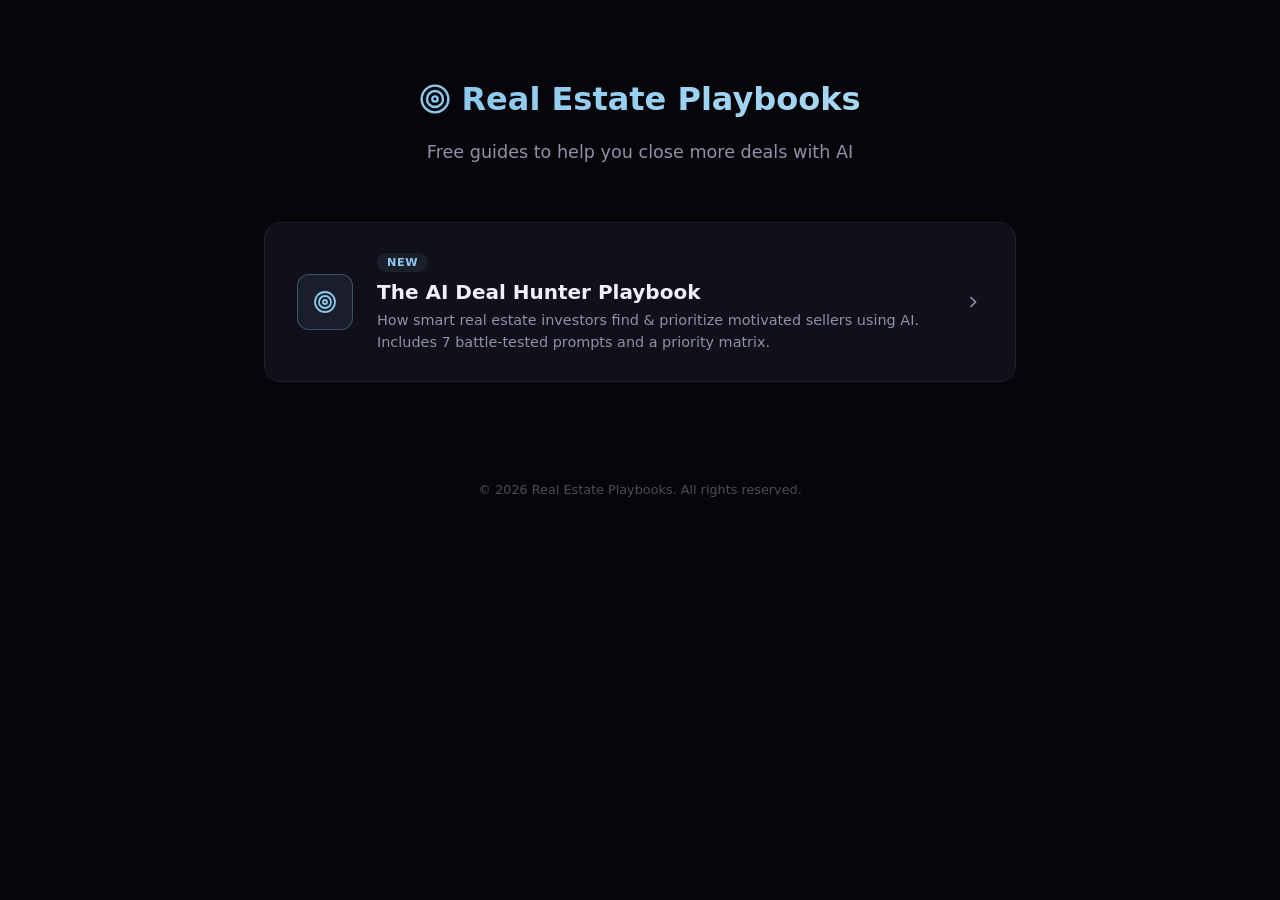
<file: index.html>
<!DOCTYPE html>
<html lang="en">
<head>
    <meta charset="UTF-8">
    <meta name="viewport" content="width=device-width, initial-scale=1.0">
    <meta name="robots" content="noindex, nofollow">
    <meta name="description" content="Free real estate playbooks powered by AI - lead generation, deal analysis, and more.">
    <title>Real Estate Playbooks</title>
    <link rel="icon" type="image/svg+xml" href="/aidealhunter/favicon.svg">
    <style>
        *, *::before, *::after { box-sizing: border-box; margin: 0; padding: 0; }

        :root {
            --bg: #06060a;
            --bg-card: #10101a;
            --border: #1e1e32;
            --border-accent: rgba(139, 201, 238, 0.3);
            --text: #f0f0f8;
            --text-sec: #9090a8;
            --accent: #8bc9ee;
            --accent-bg: rgba(139, 201, 238, 0.08);
        }

        body {
            font-family: system-ui, -apple-system, "Segoe UI", Roboto, "Helvetica Neue", Arial, sans-serif;
            background: var(--bg);
            color: var(--text);
            min-height: 100vh;
            display: flex;
            flex-direction: column;
            align-items: center;
        }

        .container {
            max-width: 800px;
            width: 100%;
            padding: 80px 24px 60px;
        }

        .header {
            text-align: center;
            margin-bottom: 60px;
        }

        .header__logo {
            display: inline-flex;
            align-items: center;
            gap: 10px;
            margin-bottom: 16px;
        }

        .header__logo svg {
            stroke: var(--accent);
        }

        .header__title {
            font-size: 2rem;
            font-weight: 700;
            background: linear-gradient(135deg, var(--accent), #a8d8f4);
            -webkit-background-clip: text;
            -webkit-text-fill-color: transparent;
            background-clip: text;
        }

        .header__subtitle {
            color: var(--text-sec);
            font-size: 1.1rem;
            margin-top: 8px;
        }

        .playbooks {
            display: grid;
            gap: 20px;
        }

        .playbook-card {
            display: flex;
            align-items: center;
            gap: 24px;
            background: var(--bg-card);
            border: 1px solid var(--border);
            border-radius: 16px;
            padding: 28px 32px;
            text-decoration: none;
            color: inherit;
            transition: border-color 0.3s, transform 0.2s;
        }

        .playbook-card:hover {
            border-color: var(--accent);
            transform: translateY(-2px);
        }

        .playbook-card__icon {
            flex-shrink: 0;
            width: 56px;
            height: 56px;
            border-radius: 12px;
            background: var(--accent-bg);
            border: 1px solid var(--border-accent);
            display: flex;
            align-items: center;
            justify-content: center;
        }

        .playbook-card__icon svg {
            stroke: var(--accent);
        }

        .playbook-card__content {
            flex: 1;
        }

        .playbook-card__badge {
            display: inline-block;
            font-size: 0.7rem;
            font-weight: 600;
            text-transform: uppercase;
            letter-spacing: 0.05em;
            color: var(--accent);
            background: var(--accent-bg);
            padding: 3px 10px;
            border-radius: 20px;
            margin-bottom: 8px;
        }

        .playbook-card__title {
            font-size: 1.25rem;
            font-weight: 700;
            margin-bottom: 6px;
        }

        .playbook-card__desc {
            color: var(--text-sec);
            font-size: 0.9rem;
            line-height: 1.5;
        }

        .playbook-card__arrow {
            flex-shrink: 0;
            color: var(--text-sec);
            transition: color 0.3s, transform 0.3s;
        }

        .playbook-card:hover .playbook-card__arrow {
            color: var(--accent);
            transform: translateX(4px);
        }

        .footer {
            text-align: center;
            padding: 40px 24px;
            color: var(--text-sec);
            font-size: 0.8rem;
            opacity: 0.5;
        }

        @media (max-width: 600px) {
            .container { padding: 48px 16px 40px; }
            .header__title { font-size: 1.5rem; }
            .playbook-card { padding: 20px; gap: 16px; }
            .playbook-card__icon { width: 44px; height: 44px; }
        }
    </style>
</head>
<body>
    <div class="container">
        <header class="header">
            <div class="header__logo">
                <svg width="32" height="32" viewBox="0 0 24 24" fill="none" stroke-width="1.8" stroke-linecap="round" stroke-linejoin="round">
                    <circle cx="12" cy="12" r="10"/>
                    <circle cx="12" cy="12" r="6"/>
                    <circle cx="12" cy="12" r="2"/>
                </svg>
                <span class="header__title">Real Estate Playbooks</span>
            </div>
            <p class="header__subtitle">Free guides to help you close more deals with AI</p>
        </header>

        <div class="playbooks">
            <a href="/aidealhunter/" class="playbook-card">
                <div class="playbook-card__icon">
                    <svg width="24" height="24" viewBox="0 0 24 24" fill="none" stroke-width="1.8" stroke-linecap="round" stroke-linejoin="round">
                        <circle cx="12" cy="12" r="10"/>
                        <circle cx="12" cy="12" r="6"/>
                        <circle cx="12" cy="12" r="2"/>
                    </svg>
                </div>
                <div class="playbook-card__content">
                    <span class="playbook-card__badge">New</span>
                    <h2 class="playbook-card__title">The AI Deal Hunter Playbook</h2>
                    <p class="playbook-card__desc">How smart real estate investors find & prioritize motivated sellers using AI. Includes 7 battle-tested prompts and a priority matrix.</p>
                </div>
                <svg class="playbook-card__arrow" width="20" height="20" viewBox="0 0 24 24" fill="none" stroke="currentColor" stroke-width="2">
                    <polyline points="9 18 15 12 9 6"/>
                </svg>
            </a>

            <!-- Add more playbook cards here as they're created -->
        </div>
    </div>

    <footer class="footer">
        &copy; 2026 Real Estate Playbooks. All rights reserved.
    </footer>
</body>
</html>
</file>
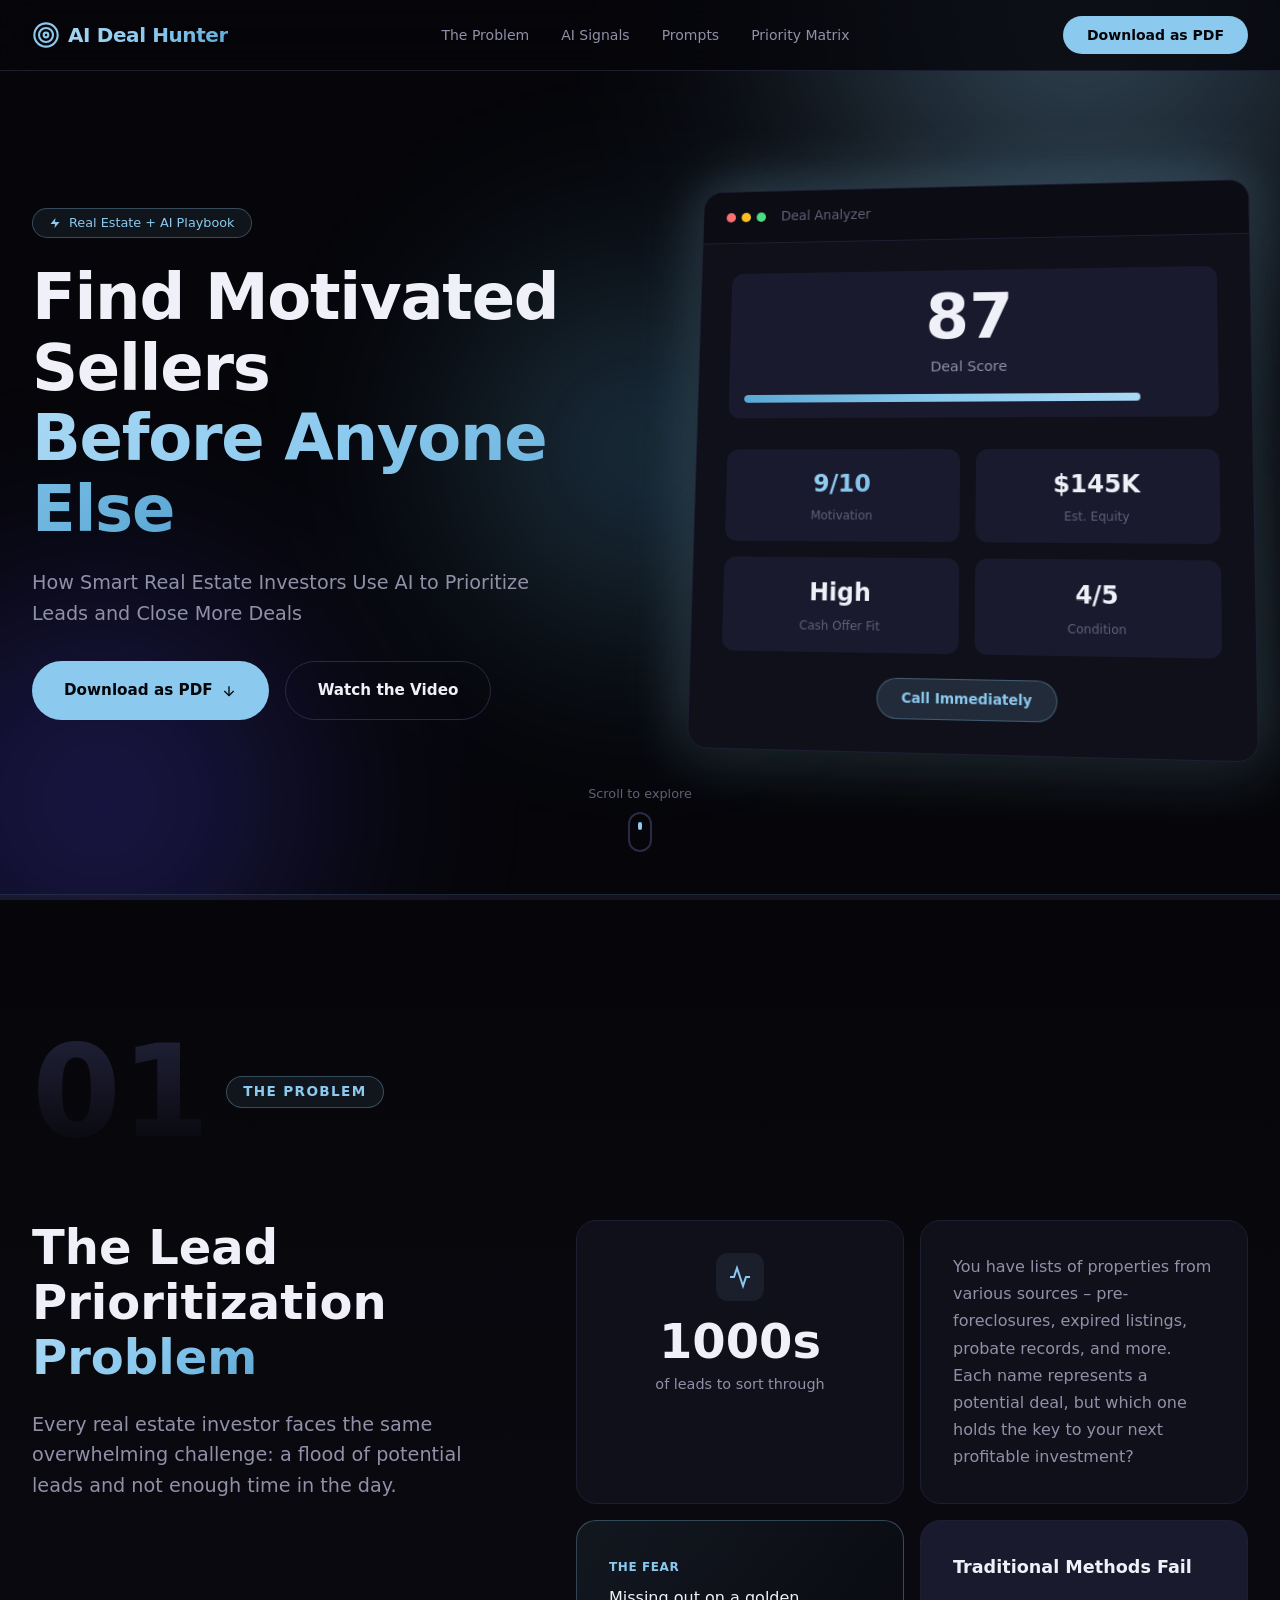
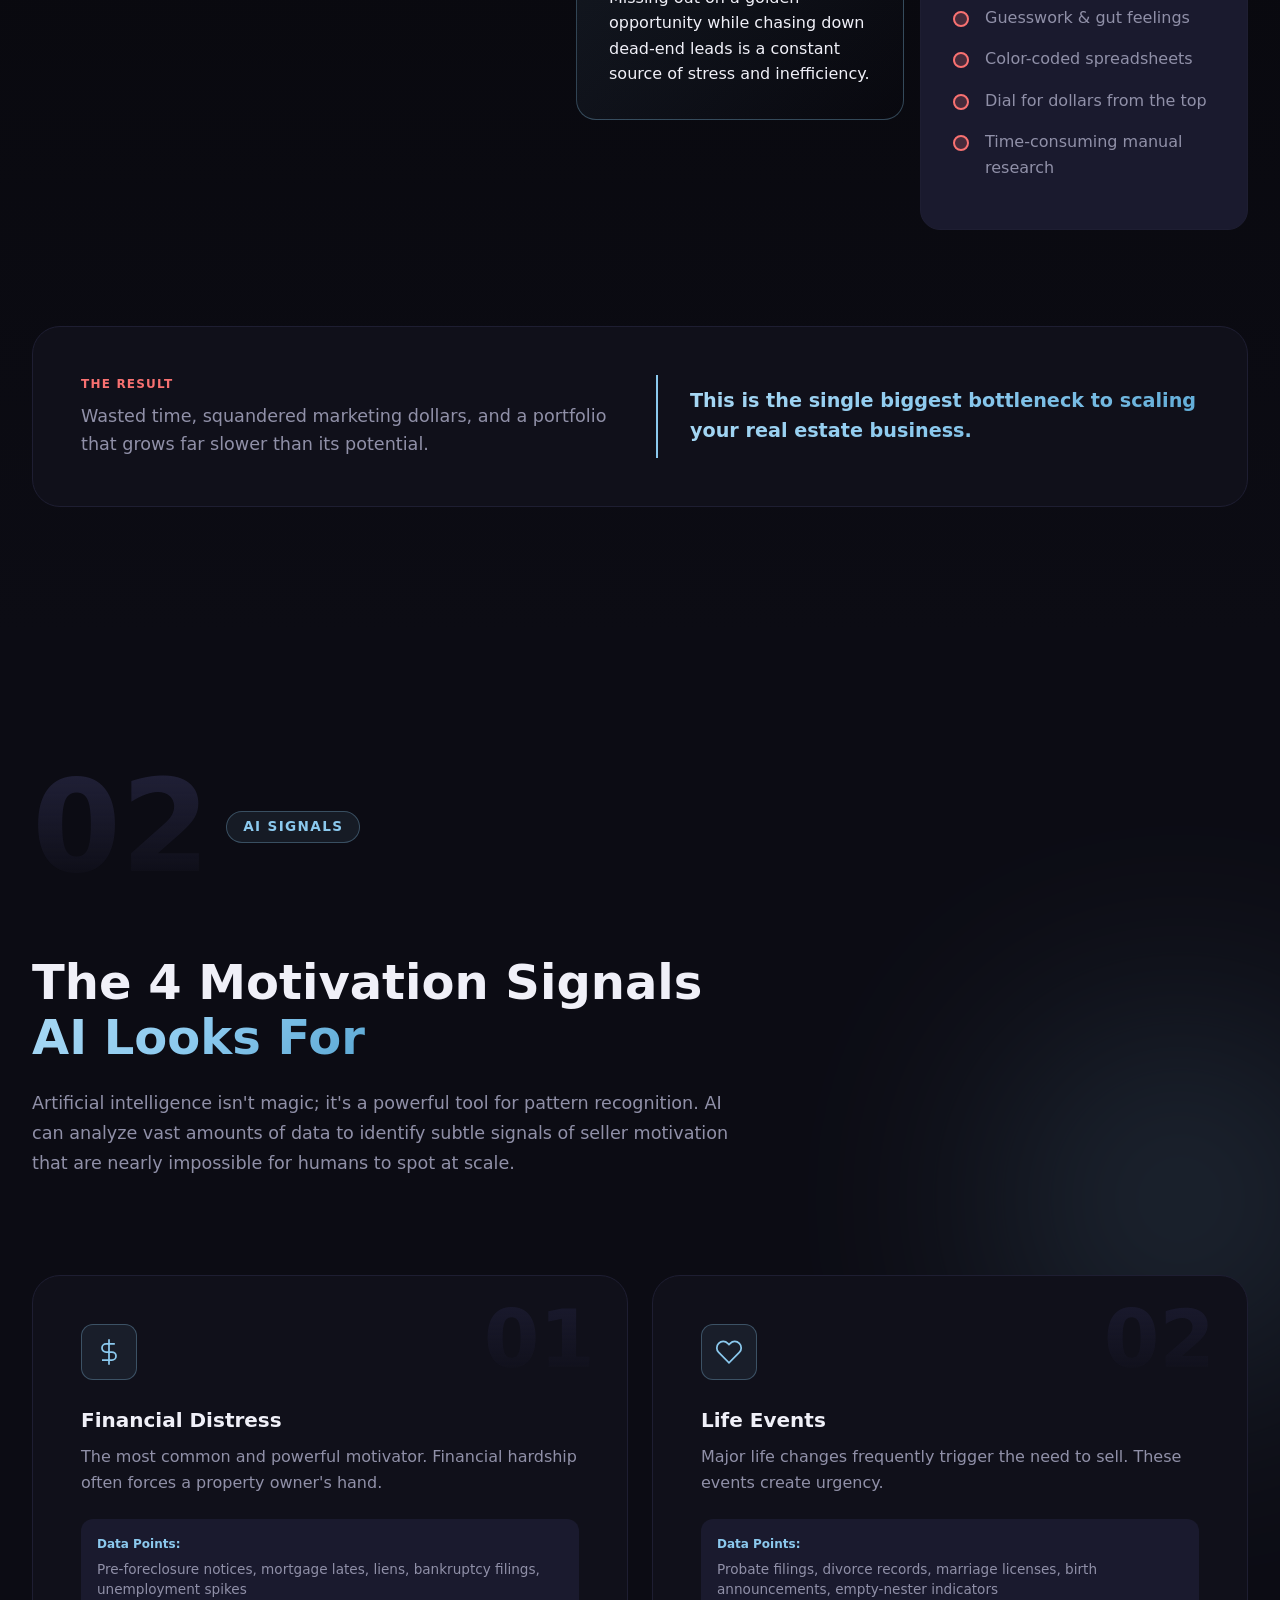
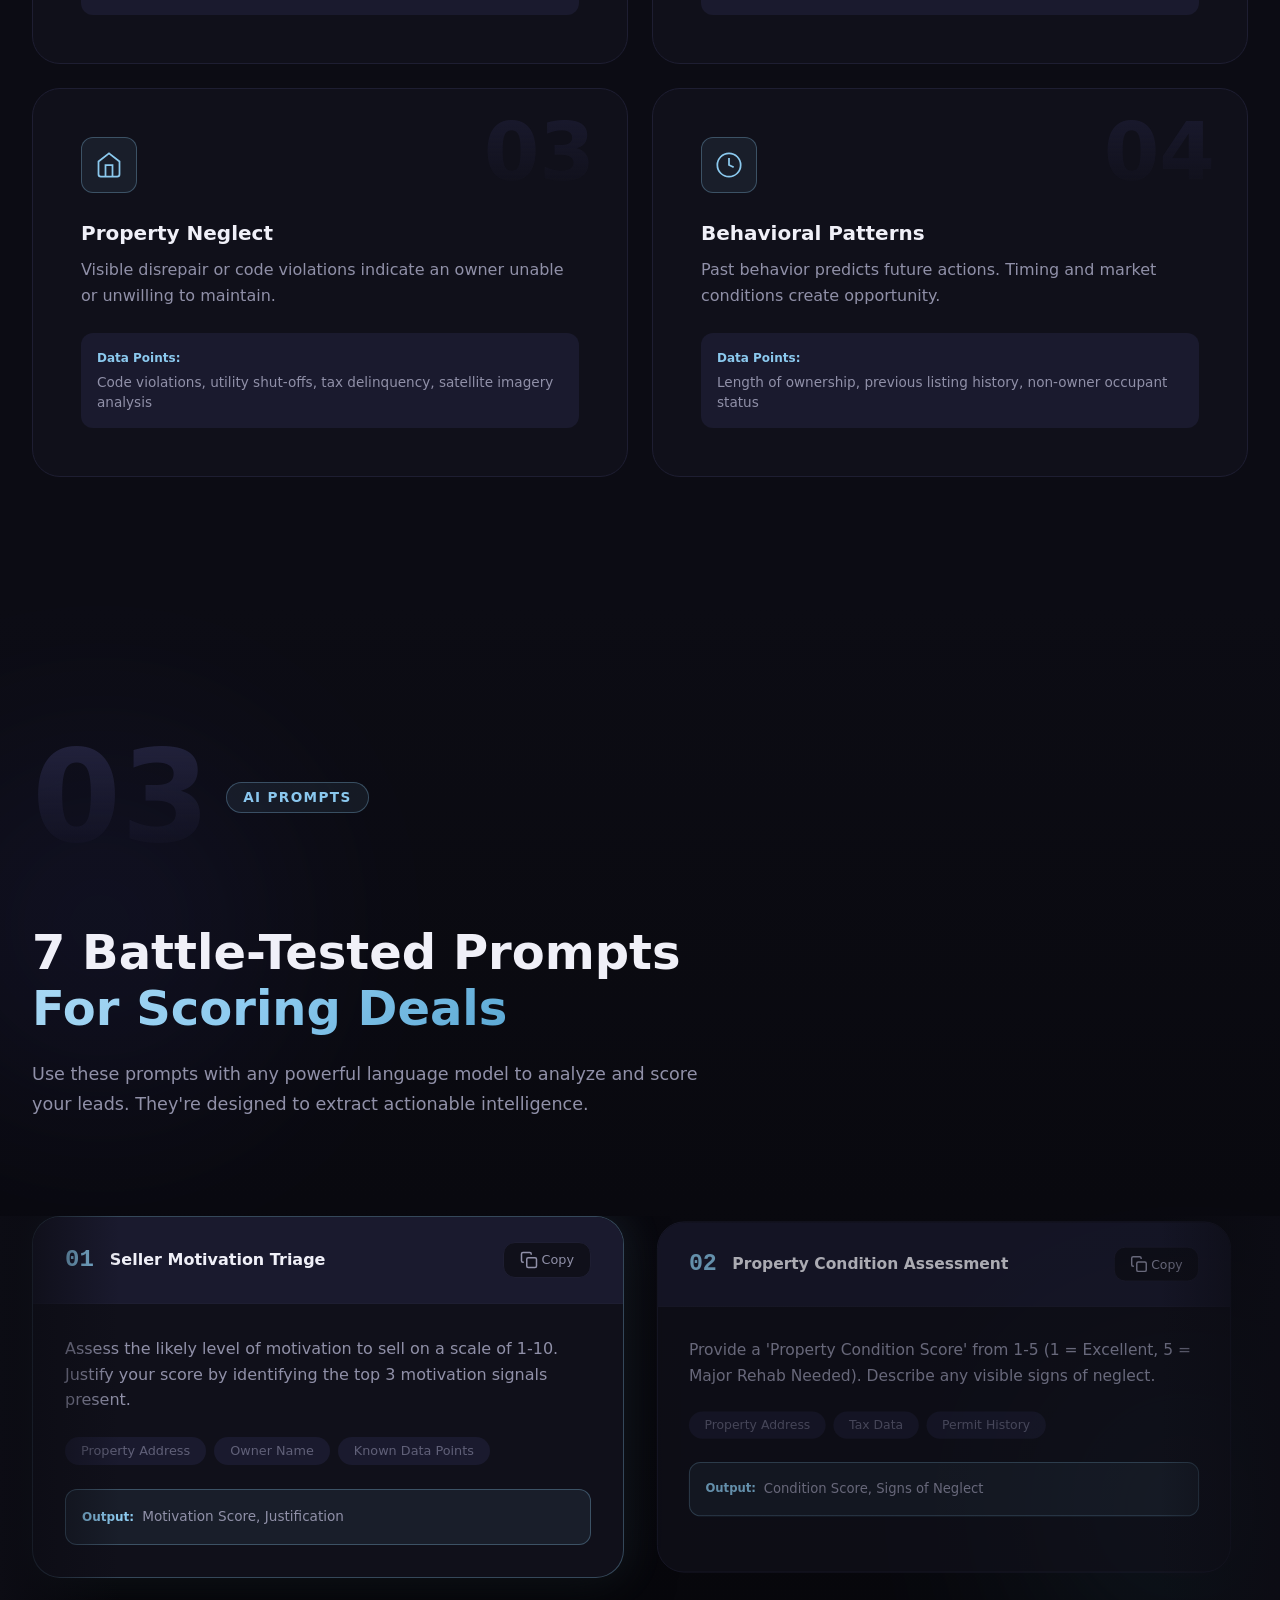
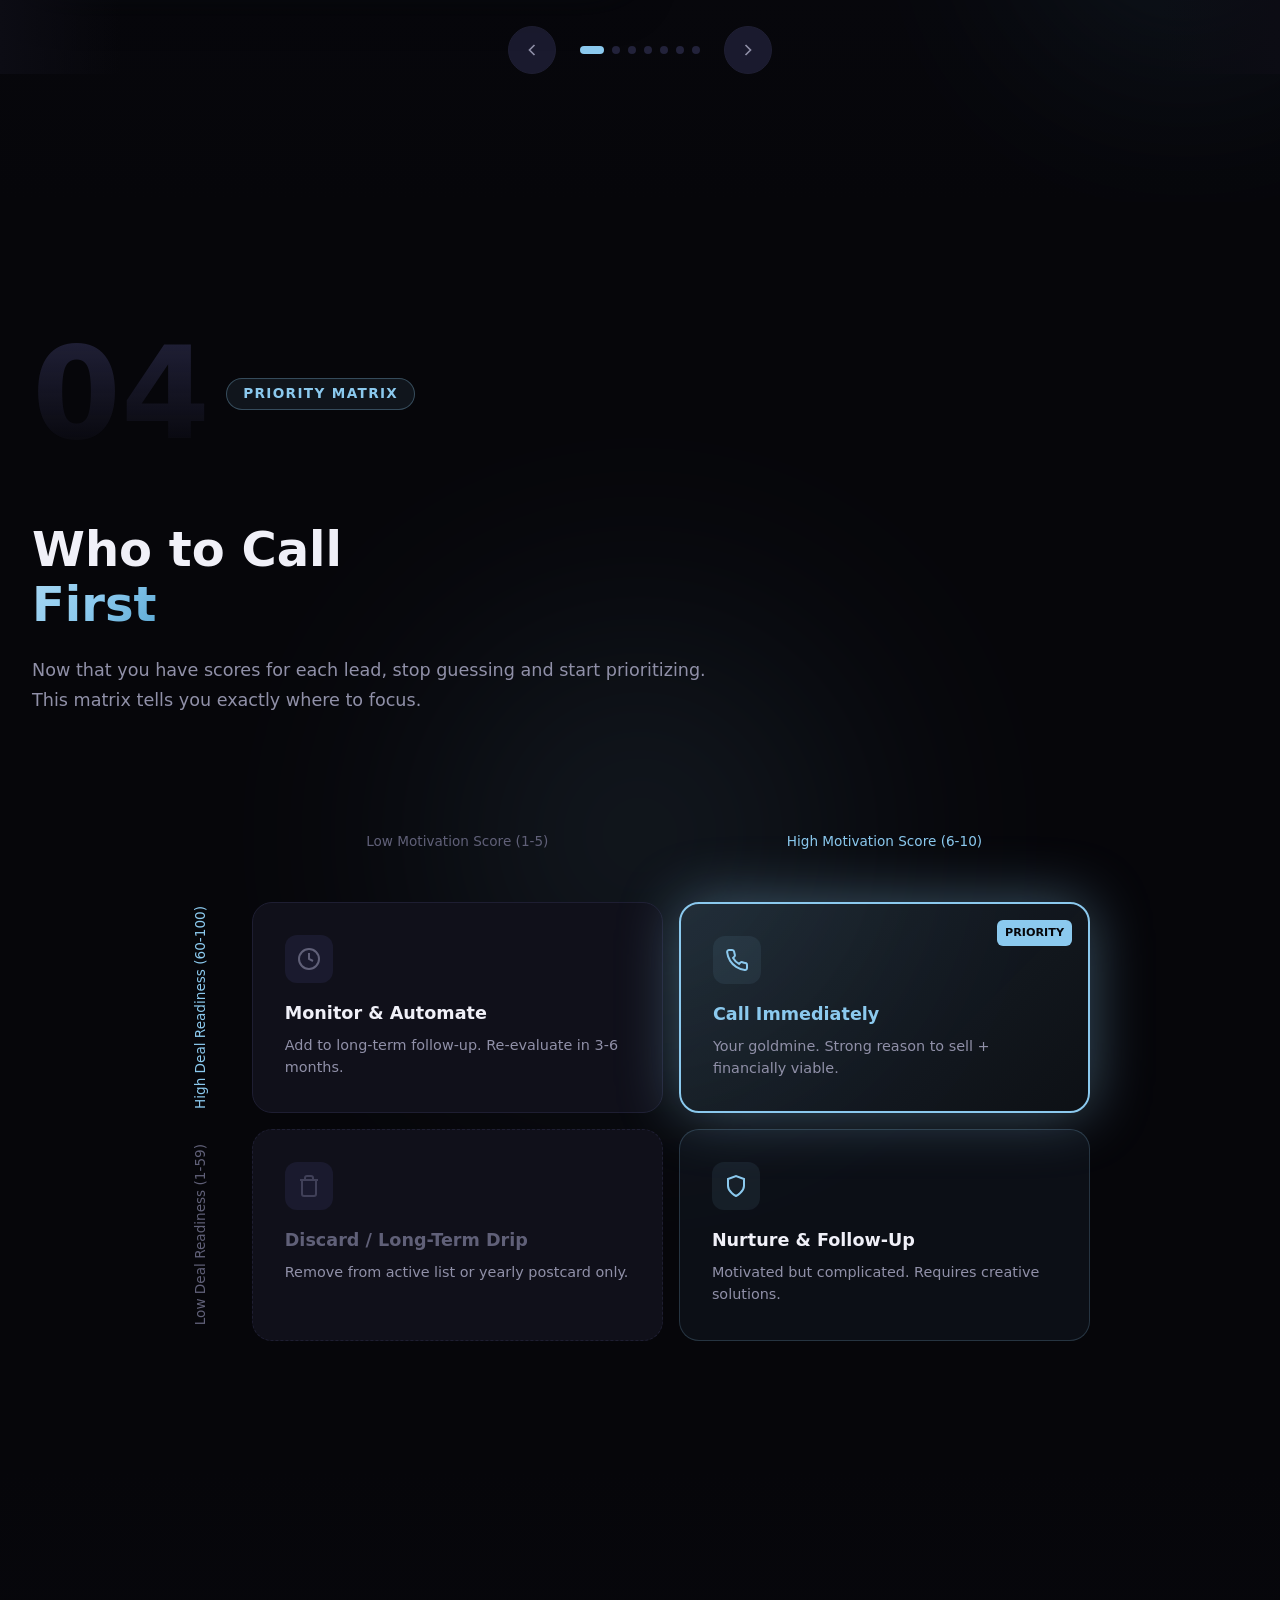
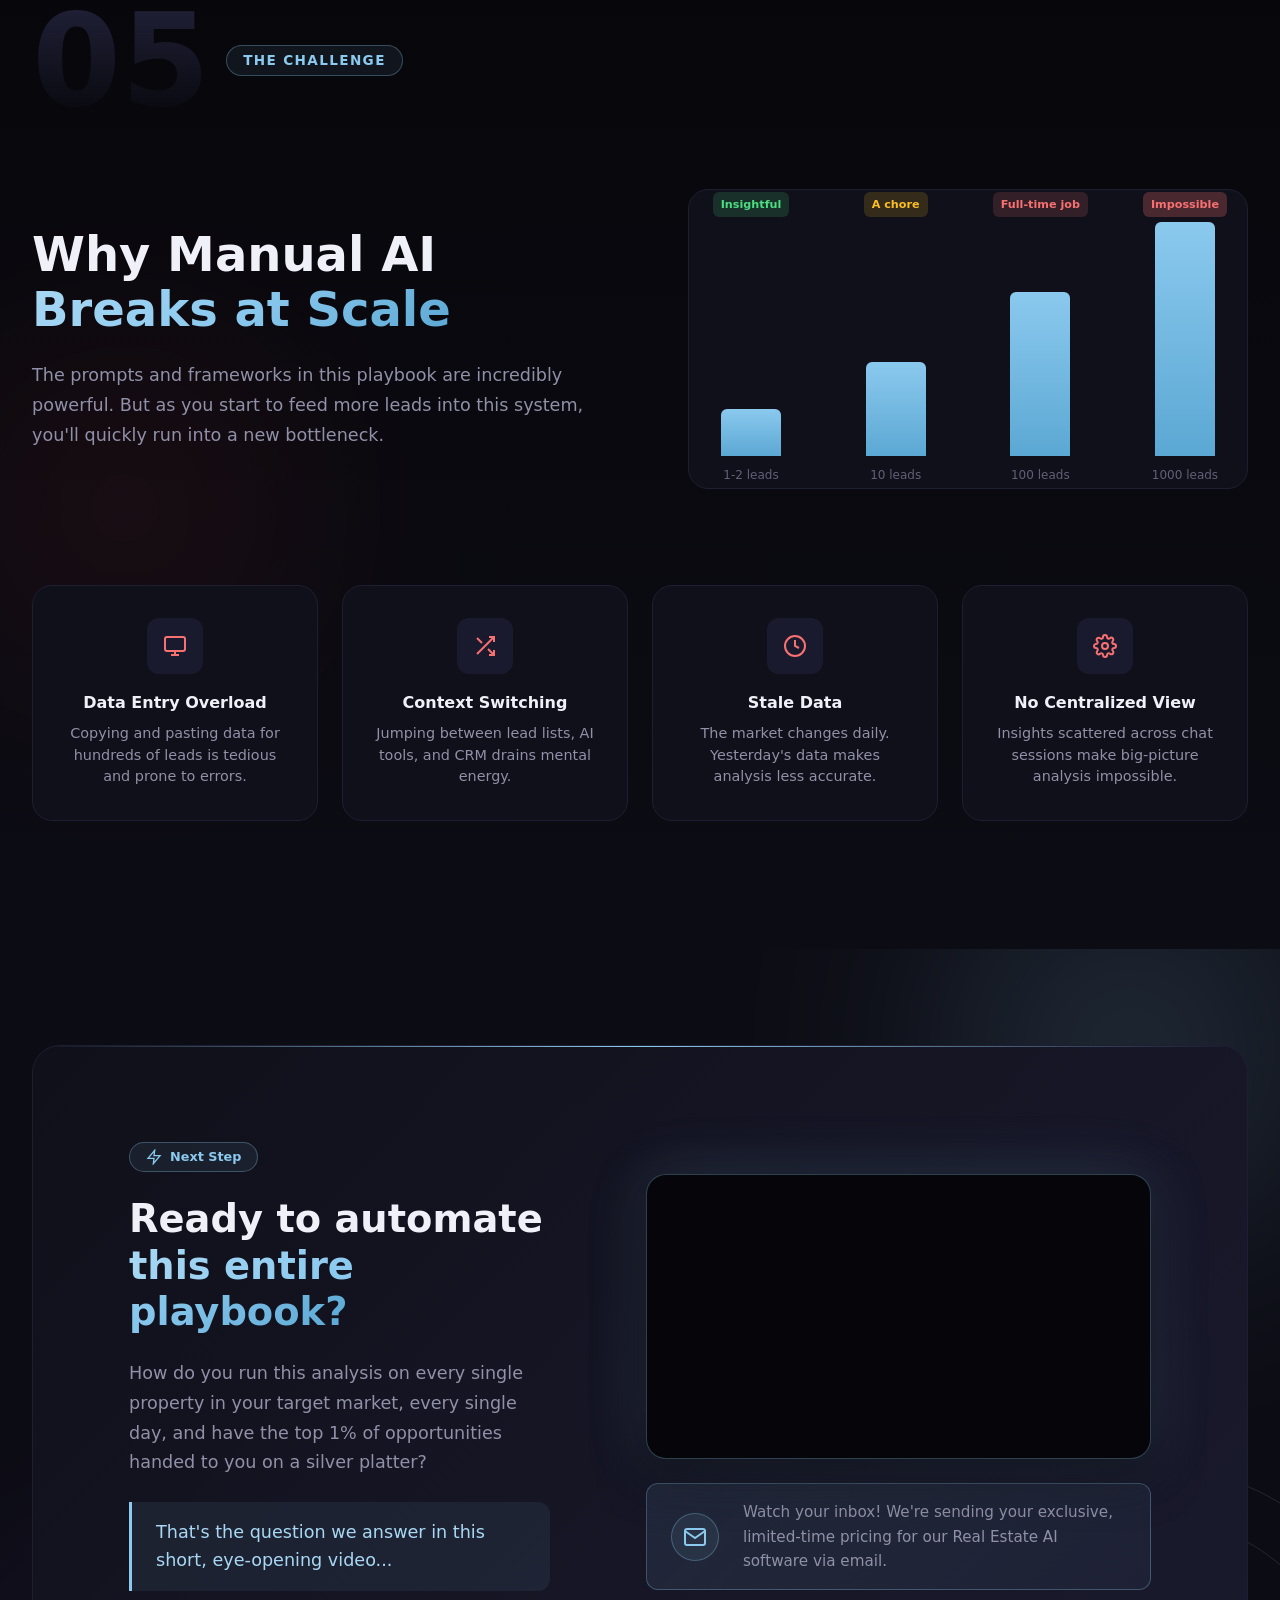
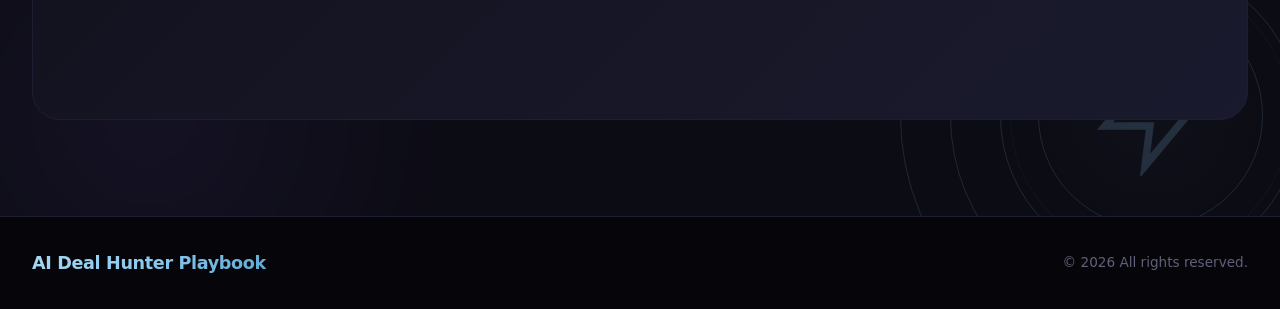
<file: aidealhunter/index.html>
<!DOCTYPE html>
<html lang="en">
<head>
    <meta charset="UTF-8">
    <meta name="viewport" content="width=device-width, initial-scale=1.0">
    <meta name="robots" content="noindex, nofollow">
    <meta name="description" content="The AI Deal Hunter Playbook - How Smart Real Estate Investors Find & Prioritize Motivated Sellers Using AI">
    <title>The AI Deal Hunter Playbook</title>
    <link rel="icon" type="image/svg+xml" href="favicon.svg">
    <link rel="stylesheet" href="landing.css">
</head>
<body>
    <!-- Gradient Orbs Background -->
    <div class="gradient-orbs" aria-hidden="true">
        <div class="orb orb--1"></div>
        <div class="orb orb--2"></div>
        <div class="orb orb--3"></div>
    </div>

    <!-- Navigation -->
    <nav class="nav">
        <div class="nav__logo">
            <svg class="nav__logo-icon" width="28" height="28" viewBox="0 0 24 24" fill="none" stroke="currentColor" stroke-width="1.8" stroke-linecap="round" stroke-linejoin="round" aria-hidden="true">
                <circle cx="12" cy="12" r="10"/>
                <circle cx="12" cy="12" r="6"/>
                <circle cx="12" cy="12" r="2"/>
            </svg>
            <span class="nav__logo-text text-gradient">AI Deal Hunter</span>
        </div>
        <div class="nav__links">
            <a href="#problem">The Problem</a>
            <a href="#signals">AI Signals</a>
            <a href="#prompts">Prompts</a>
            <a href="#matrix">Priority Matrix</a>
        </div>
        <a href="The_AI_Deal_Hunter_Playbook.pdf" download class="nav__cta">Download as PDF</a>
    </nav>

    <!-- Hero Section -->
    <header class="hero">
        <div class="hero__container">
            <div class="hero__content">
                <div class="hero__badge animate-in">
                    <span class="badge">
                        <svg width="12" height="12" viewBox="0 0 24 24" fill="currentColor" aria-hidden="true">
                            <polygon points="13 2 3 14 12 14 11 22 21 10 12 10 13 2"/>
                        </svg>
                        Real Estate + AI Playbook
                    </span>
                </div>
                <h1 class="hero__title animate-in animate-delay-1">
                    Find Motivated Sellers<br>
                    <span class="text-gradient">Before Anyone Else</span>
                </h1>
                <p class="hero__subtitle animate-in animate-delay-2">
                    How Smart Real Estate Investors Use AI to Prioritize Leads and Close More Deals
                </p>
                <div class="hero__actions animate-in animate-delay-3">
                    <a href="The_AI_Deal_Hunter_Playbook.pdf" download class="btn btn--primary">
                        Download as PDF
                        <svg width="16" height="16" viewBox="0 0 24 24" fill="none" stroke="currentColor" stroke-width="2" aria-hidden="true">
                            <line x1="12" y1="5" x2="12" y2="19"></line>
                            <polyline points="19 12 12 19 5 12"></polyline>
                        </svg>
                    </a>
                    <a href="#cta" class="btn btn--secondary">Watch the Video</a>
                </div>
            </div>
            <div class="hero__visual animate-in animate-delay-2">
                <div class="hero__dashboard">
                    <div class="dashboard">
                        <div class="dashboard__header">
                            <div class="dashboard__dots">
                                <span></span><span></span><span></span>
                            </div>
                            <span class="dashboard__title">Deal Analyzer</span>
                        </div>
                        <div class="dashboard__content">
                            <div class="dashboard__metric dashboard__metric--large">
                                <span class="metric__value">87</span>
                                <span class="metric__label">Deal Score</span>
                                <div class="metric__bar">
                                    <div class="metric__fill" style="width: 87%"></div>
                                </div>
                            </div>
                            <div class="dashboard__grid">
                                <div class="dashboard__metric">
                                    <span class="metric__value text-gradient">9/10</span>
                                    <span class="metric__label">Motivation</span>
                                </div>
                                <div class="dashboard__metric">
                                    <span class="metric__value">$145K</span>
                                    <span class="metric__label">Est. Equity</span>
                                </div>
                                <div class="dashboard__metric">
                                    <span class="metric__value">High</span>
                                    <span class="metric__label">Cash Offer Fit</span>
                                </div>
                                <div class="dashboard__metric">
                                    <span class="metric__value">4/5</span>
                                    <span class="metric__label">Condition</span>
                                </div>
                            </div>
                            <div class="dashboard__action">
                                <span class="status status--hot">Call Immediately</span>
                            </div>
                        </div>
                    </div>
                </div>
            </div>
        </div>
        <div class="hero__scroll">
            <span>Scroll to explore</span>
            <div class="scroll-indicator">
                <div class="scroll-indicator__dot"></div>
            </div>
        </div>
    </header>

    <!-- Section 1: The Problem -->
    <section id="problem" class="section section--problem">
        <div class="section__container">
            <div class="section__header">
                <span class="section__number">01</span>
                <span class="section__label">The Problem</span>
            </div>
            <div class="section__grid section__grid--problem">
                <div class="section__main">
                    <h2 class="section__title animate-on-scroll">
                        The Lead Prioritization<br>
                        <span class="text-gradient">Problem</span>
                    </h2>
                    <p class="section__text animate-on-scroll">
                        Every real estate investor faces the same overwhelming challenge: a flood of potential leads and not enough time in the day.
                    </p>
                </div>
                <div class="bento-grid bento-grid--problem">
                    <div class="bento-card bento-card--stat animate-on-scroll">
                        <div class="stat">
                            <span class="stat__icon">
                                <svg width="24" height="24" viewBox="0 0 24 24" fill="none" stroke="currentColor" stroke-width="2">
                                    <path d="M22 12h-4l-3 9L9 3l-3 9H2"/>
                                </svg>
                            </span>
                            <span class="stat__value">1000s</span>
                            <span class="stat__label">of leads to sort through</span>
                        </div>
                    </div>
                    <div class="bento-card bento-card--text animate-on-scroll animate-delay-1">
                        <p>You have lists of properties from various sources – pre-foreclosures, expired listings, probate records, and more. Each name represents a potential deal, but which one holds the key to your next profitable investment?</p>
                    </div>
                    <div class="bento-card bento-card--highlight animate-on-scroll animate-delay-2">
                        <span class="highlight-label">The Fear</span>
                        <p>Missing out on a golden opportunity while chasing down dead-end leads is a constant source of stress and inefficiency.</p>
                    </div>
                    <div class="bento-card bento-card--dark animate-on-scroll animate-delay-3">
                        <h3>Traditional Methods Fail</h3>
                        <ul class="check-list check-list--negative">
                            <li>Guesswork & gut feelings</li>
                            <li>Color-coded spreadsheets</li>
                            <li>Dial for dollars from the top</li>
                            <li>Time-consuming manual research</li>
                        </ul>
                    </div>
                </div>
            </div>
            <div class="problem-result animate-on-scroll">
                <div class="problem-result__content">
                    <span class="problem-result__label">The Result</span>
                    <p class="problem-result__text">Wasted time, squandered marketing dollars, and a portfolio that grows far slower than its potential.</p>
                </div>
                <div class="problem-result__solution">
                    <span class="text-gradient">This is the single biggest bottleneck to scaling your real estate business.</span>
                </div>
            </div>
        </div>
    </section>

    <!-- Section 2: The 4 Motivation Signals -->
    <section id="signals" class="section section--signals">
        <div class="section-orb section-orb--signals" aria-hidden="true"></div>
        <div class="section__container">
            <div class="section__header">
                <span class="section__number">02</span>
                <span class="section__label">AI Signals</span>
            </div>
            <div class="section__intro">
                <h2 class="section__title animate-on-scroll">
                    The 4 Motivation Signals<br>
                    <span class="text-gradient">AI Looks For</span>
                </h2>
                <p class="section__subtitle animate-on-scroll">
                    Artificial intelligence isn't magic; it's a powerful tool for pattern recognition. AI can analyze vast amounts of data to identify subtle signals of seller motivation that are nearly impossible for humans to spot at scale.
                </p>
            </div>
            <div class="signals-grid">
                <div class="signal-card animate-on-scroll" data-signal="1">
                    <div class="signal-card__number">01</div>
                    <div class="signal-card__content">
                        <div class="signal-card__icon">
                            <svg width="28" height="28" viewBox="0 0 24 24" fill="none" stroke="currentColor" stroke-width="1.5">
                                <line x1="12" y1="1" x2="12" y2="23"/>
                                <path d="M17 5H9.5a3.5 3.5 0 0 0 0 7h5a3.5 3.5 0 0 1 0 7H6"/>
                            </svg>
                        </div>
                        <h3 class="signal-card__title">Financial Distress</h3>
                        <p class="signal-card__desc">The most common and powerful motivator. Financial hardship often forces a property owner's hand.</p>
                        <div class="signal-card__data">
                            <span class="data-label">Data Points:</span>
                            <p>Pre-foreclosure notices, mortgage lates, liens, bankruptcy filings, unemployment spikes</p>
                        </div>
                    </div>
                </div>
                <div class="signal-card animate-on-scroll animate-delay-1" data-signal="2">
                    <div class="signal-card__number">02</div>
                    <div class="signal-card__content">
                        <div class="signal-card__icon">
                            <svg width="28" height="28" viewBox="0 0 24 24" fill="none" stroke="currentColor" stroke-width="1.5">
                                <path d="M20.84 4.61a5.5 5.5 0 0 0-7.78 0L12 5.67l-1.06-1.06a5.5 5.5 0 0 0-7.78 7.78l1.06 1.06L12 21.23l7.78-7.78 1.06-1.06a5.5 5.5 0 0 0 0-7.78z"/>
                            </svg>
                        </div>
                        <h3 class="signal-card__title">Life Events</h3>
                        <p class="signal-card__desc">Major life changes frequently trigger the need to sell. These events create urgency.</p>
                        <div class="signal-card__data">
                            <span class="data-label">Data Points:</span>
                            <p>Probate filings, divorce records, marriage licenses, birth announcements, empty-nester indicators</p>
                        </div>
                    </div>
                </div>
                <div class="signal-card animate-on-scroll animate-delay-2" data-signal="3">
                    <div class="signal-card__number">03</div>
                    <div class="signal-card__content">
                        <div class="signal-card__icon">
                            <svg width="28" height="28" viewBox="0 0 24 24" fill="none" stroke="currentColor" stroke-width="1.5">
                                <path d="M3 9l9-7 9 7v11a2 2 0 0 1-2 2H5a2 2 0 0 1-2-2z"/>
                                <polyline points="9 22 9 12 15 12 15 22"/>
                            </svg>
                        </div>
                        <h3 class="signal-card__title">Property Neglect</h3>
                        <p class="signal-card__desc">Visible disrepair or code violations indicate an owner unable or unwilling to maintain.</p>
                        <div class="signal-card__data">
                            <span class="data-label">Data Points:</span>
                            <p>Code violations, utility shut-offs, tax delinquency, satellite imagery analysis</p>
                        </div>
                    </div>
                </div>
                <div class="signal-card animate-on-scroll animate-delay-3" data-signal="4">
                    <div class="signal-card__number">04</div>
                    <div class="signal-card__content">
                        <div class="signal-card__icon">
                            <svg width="28" height="28" viewBox="0 0 24 24" fill="none" stroke="currentColor" stroke-width="1.5">
                                <circle cx="12" cy="12" r="10"/>
                                <polyline points="12 6 12 12 16 14"/>
                            </svg>
                        </div>
                        <h3 class="signal-card__title">Behavioral Patterns</h3>
                        <p class="signal-card__desc">Past behavior predicts future actions. Timing and market conditions create opportunity.</p>
                        <div class="signal-card__data">
                            <span class="data-label">Data Points:</span>
                            <p>Length of ownership, previous listing history, non-owner occupant status</p>
                        </div>
                    </div>
                </div>
            </div>
        </div>
    </section>

    <!-- Section 3: AI Prompts -->
    <section id="prompts" class="section section--prompts">
        <div class="section-orb section-orb--prompts-1" aria-hidden="true"></div>
        <div class="section-orb section-orb--prompts-2" aria-hidden="true"></div>
        <div class="section__container">
            <div class="section__header">
                <span class="section__number">03</span>
                <span class="section__label">AI Prompts</span>
            </div>
            <div class="section__intro">
                <h2 class="section__title animate-on-scroll">
                    7 Battle-Tested Prompts<br>
                    <span class="text-gradient">For Scoring Deals</span>
                </h2>
                <p class="section__subtitle animate-on-scroll">
                    Use these prompts with any powerful language model to analyze and score your leads. They're designed to extract actionable intelligence.
                </p>
            </div>
            <div class="prompts-carousel">
                <div class="prompts-track" id="promptsTrack">
                    <div class="prompt-slide" data-prompt="1">
                        <div class="prompt-card">
                            <div class="prompt-card__header">
                                <span class="prompt-card__num">01</span>
                                <h3 class="prompt-card__title">Seller Motivation Triage</h3>
                                <button class="copy-btn" data-prompt="1" aria-label="Copy prompt">
                                    <svg width="18" height="18" viewBox="0 0 24 24" fill="none" stroke="currentColor" stroke-width="2">
                                        <rect x="9" y="9" width="13" height="13" rx="2" ry="2"/>
                                        <path d="M5 15H4a2 2 0 0 1-2-2V4a2 2 0 0 1 2-2h9a2 2 0 0 1 2 2v1"/>
                                    </svg>
                                    <span>Copy</span>
                                </button>
                            </div>
                            <div class="prompt-card__body">
                                <p>Assess the likely level of motivation to sell on a scale of 1-10. Justify your score by identifying the top 3 motivation signals present.</p>
                                <div class="prompt-card__inputs">
                                    <span>Property Address</span>
                                    <span>Owner Name</span>
                                    <span>Known Data Points</span>
                                </div>
                                <div class="prompt-card__output">
                                    <span class="output-label">Output:</span>
                                    <span>Motivation Score, Justification</span>
                                </div>
                            </div>
                        </div>
                    </div>
                    <div class="prompt-slide" data-prompt="2">
                        <div class="prompt-card">
                            <div class="prompt-card__header">
                                <span class="prompt-card__num">02</span>
                                <h3 class="prompt-card__title">Property Condition Assessment</h3>
                                <button class="copy-btn" data-prompt="2" aria-label="Copy prompt">
                                    <svg width="18" height="18" viewBox="0 0 24 24" fill="none" stroke="currentColor" stroke-width="2">
                                        <rect x="9" y="9" width="13" height="13" rx="2" ry="2"/>
                                        <path d="M5 15H4a2 2 0 0 1-2-2V4a2 2 0 0 1 2-2h9a2 2 0 0 1 2 2v1"/>
                                    </svg>
                                    <span>Copy</span>
                                </button>
                            </div>
                            <div class="prompt-card__body">
                                <p>Provide a 'Property Condition Score' from 1-5 (1 = Excellent, 5 = Major Rehab Needed). Describe any visible signs of neglect.</p>
                                <div class="prompt-card__inputs">
                                    <span>Property Address</span>
                                    <span>Tax Data</span>
                                    <span>Permit History</span>
                                </div>
                                <div class="prompt-card__output">
                                    <span class="output-label">Output:</span>
                                    <span>Condition Score, Signs of Neglect</span>
                                </div>
                            </div>
                        </div>
                    </div>
                    <div class="prompt-slide" data-prompt="3">
                        <div class="prompt-card">
                            <div class="prompt-card__header">
                                <span class="prompt-card__num">03</span>
                                <h3 class="prompt-card__title">Equity & Financial Analysis</h3>
                                <button class="copy-btn" data-prompt="3" aria-label="Copy prompt">
                                    <svg width="18" height="18" viewBox="0 0 24 24" fill="none" stroke="currentColor" stroke-width="2">
                                        <rect x="9" y="9" width="13" height="13" rx="2" ry="2"/>
                                        <path d="M5 15H4a2 2 0 0 1-2-2V4a2 2 0 0 1 2-2h9a2 2 0 0 1 2 2v1"/>
                                    </svg>
                                    <span>Copy</span>
                                </button>
                            </div>
                            <div class="prompt-card__body">
                                <p>Estimate the owner's equity position and summarize their likely financial situation. Determine if a cash offer would be highly attractive.</p>
                                <div class="prompt-card__inputs">
                                    <span>Market Value</span>
                                    <span>Purchase History</span>
                                    <span>Known Liens</span>
                                </div>
                                <div class="prompt-card__output">
                                    <span class="output-label">Output:</span>
                                    <span>Est. Equity, Cash Offer Fit</span>
                                </div>
                            </div>
                        </div>
                    </div>
                    <div class="prompt-slide" data-prompt="4">
                        <div class="prompt-card">
                            <div class="prompt-card__header">
                                <span class="prompt-card__num">04</span>
                                <h3 class="prompt-card__title">Neighborhood Market Analysis</h3>
                                <button class="copy-btn" data-prompt="4" aria-label="Copy prompt">
                                    <svg width="18" height="18" viewBox="0 0 24 24" fill="none" stroke="currentColor" stroke-width="2">
                                        <rect x="9" y="9" width="13" height="13" rx="2" ry="2"/>
                                        <path d="M5 15H4a2 2 0 0 1-2-2V4a2 2 0 0 1 2-2h9a2 2 0 0 1 2 2v1"/>
                                    </svg>
                                    <span>Copy</span>
                                </button>
                            </div>
                            <div class="prompt-card__body">
                                <p>Provide a 'Neighborhood Pulse' report including days on market, 6-month appreciation rate, and buyer's vs seller's market status.</p>
                                <div class="prompt-card__inputs">
                                    <span>Property Address</span>
                                    <span>Zip Code</span>
                                </div>
                                <div class="prompt-card__output">
                                    <span class="output-label">Output:</span>
                                    <span>Neighborhood Pulse Report</span>
                                </div>
                            </div>
                        </div>
                    </div>
                    <div class="prompt-slide" data-prompt="5">
                        <div class="prompt-card">
                            <div class="prompt-card__header">
                                <span class="prompt-card__num">05</span>
                                <h3 class="prompt-card__title">Deal Readiness Score</h3>
                                <button class="copy-btn" data-prompt="5" aria-label="Copy prompt">
                                    <svg width="18" height="18" viewBox="0 0 24 24" fill="none" stroke="currentColor" stroke-width="2">
                                        <rect x="9" y="9" width="13" height="13" rx="2" ry="2"/>
                                        <path d="M5 15H4a2 2 0 0 1-2-2V4a2 2 0 0 1 2-2h9a2 2 0 0 1 2 2v1"/>
                                    </svg>
                                    <span>Copy</span>
                                </button>
                            </div>
                            <div class="prompt-card__body">
                                <p>Synthesize all analyses to generate a single 'Deal Readiness Score' from 1-100 representing likelihood to sell at discount.</p>
                                <div class="prompt-card__inputs">
                                    <span>All Prior Analyses</span>
                                    <span>Property Address</span>
                                </div>
                                <div class="prompt-card__output">
                                    <span class="output-label">Output:</span>
                                    <span>Score (1-100), Breakdown</span>
                                </div>
                            </div>
                        </div>
                    </div>
                    <div class="prompt-slide" data-prompt="6">
                        <div class="prompt-card">
                            <div class="prompt-card__header">
                                <span class="prompt-card__num">06</span>
                                <h3 class="prompt-card__title">First Contact Angle</h3>
                                <button class="copy-btn" data-prompt="6" aria-label="Copy prompt">
                                    <svg width="18" height="18" viewBox="0 0 24 24" fill="none" stroke="currentColor" stroke-width="2">
                                        <rect x="9" y="9" width="13" height="13" rx="2" ry="2"/>
                                        <path d="M5 15H4a2 2 0 0 1-2-2V4a2 2 0 0 1 2-2h9a2 2 0 0 1 2 2v1"/>
                                    </svg>
                                    <span>Copy</span>
                                </button>
                            </div>
                            <div class="prompt-card__body">
                                <p>Write a brief, empathetic 2-3 sentence script for initial contact. Goal: open a conversation, not make an offer.</p>
                                <div class="prompt-card__inputs">
                                    <span>Key Motivation Signal</span>
                                    <span>Contact Method</span>
                                </div>
                                <div class="prompt-card__output">
                                    <span class="output-label">Output:</span>
                                    <span>Opening Script</span>
                                </div>
                            </div>
                        </div>
                    </div>
                    <div class="prompt-slide" data-prompt="7">
                        <div class="prompt-card">
                            <div class="prompt-card__header">
                                <span class="prompt-card__num">07</span>
                                <h3 class="prompt-card__title">Objection Pre-Emption</h3>
                                <button class="copy-btn" data-prompt="7" aria-label="Copy prompt">
                                    <svg width="18" height="18" viewBox="0 0 24 24" fill="none" stroke="currentColor" stroke-width="2">
                                        <rect x="9" y="9" width="13" height="13" rx="2" ry="2"/>
                                        <path d="M5 15H4a2 2 0 0 1-2-2V4a2 2 0 0 1 2-2h9a2 2 0 0 1 2 2v1"/>
                                    </svg>
                                    <span>Copy</span>
                                </button>
                            </div>
                            <div class="prompt-card__body">
                                <p>Identify top 2 objections this seller will have. Provide one-sentence responses that acknowledge and reframe.</p>
                                <div class="prompt-card__inputs">
                                    <span>Primary Motivation</span>
                                    <span>Seller Type</span>
                                </div>
                                <div class="prompt-card__output">
                                    <span class="output-label">Output:</span>
                                    <span>Objections & Responses</span>
                                </div>
                            </div>
                        </div>
                    </div>
                </div>
                <div class="prompts-nav">
                    <button class="prompts-nav__btn prompts-nav__btn--prev" id="promptPrev" aria-label="Previous prompt">
                        <svg width="20" height="20" viewBox="0 0 24 24" fill="none" stroke="currentColor" stroke-width="2">
                            <polyline points="15 18 9 12 15 6"/>
                        </svg>
                    </button>
                    <div class="prompts-nav__dots" id="promptDots"></div>
                    <button class="prompts-nav__btn prompts-nav__btn--next" id="promptNext" aria-label="Next prompt">
                        <svg class="icon-next" width="20" height="20" viewBox="0 0 24 24" fill="none" stroke="currentColor" stroke-width="2">
                            <polyline points="9 18 15 12 9 6"/>
                        </svg>
                        <svg class="icon-restart" width="20" height="20" viewBox="0 0 24 24" fill="none" stroke="currentColor" stroke-width="2">
                            <path d="M3 12a9 9 0 1 0 9-9 9.75 9.75 0 0 0-6.74 2.74L3 8"/>
                            <path d="M3 3v5h5"/>
                        </svg>
                    </button>
                </div>
            </div>
        </div>
    </section>

    <!-- Section 4: Priority Matrix -->
    <section id="matrix" class="section section--matrix">
        <div class="section-orb section-orb--matrix" aria-hidden="true"></div>
        <div class="section__container">
            <div class="section__header">
                <span class="section__number">04</span>
                <span class="section__label">Priority Matrix</span>
            </div>
            <div class="section__intro">
                <h2 class="section__title animate-on-scroll">
                    Who to Call<br>
                    <span class="text-gradient">First</span>
                </h2>
                <p class="section__subtitle animate-on-scroll">
                    Now that you have scores for each lead, stop guessing and start prioritizing. This matrix tells you exactly where to focus.
                </p>
            </div>
            <div class="matrix-visual animate-on-scroll">
                <div class="matrix-grid">
                    <!-- Y-axis labels (left side) -->
                    <div class="matrix-axis-label matrix-axis-label--y-high">
                        <span>High Deal Readiness (60-100)</span>
                    </div>
                    <div class="matrix-axis-label matrix-axis-label--y-low">
                        <span>Low Deal Readiness (1-59)</span>
                    </div>
                    <!-- X-axis labels (top) -->
                    <div class="matrix-axis-label matrix-axis-label--x-low">
                        <span>Low Motivation Score (1-5)</span>
                    </div>
                    <div class="matrix-axis-label matrix-axis-label--x-high">
                        <span>High Motivation Score (6-10)</span>
                    </div>
                    <div class="matrix-cell matrix-cell--monitor">
                        <div class="matrix-cell__icon">
                            <svg width="24" height="24" viewBox="0 0 24 24" fill="none" stroke="currentColor" stroke-width="2">
                                <circle cx="12" cy="12" r="10"/>
                                <polyline points="12 6 12 12 16 14"/>
                            </svg>
                        </div>
                        <h4>Monitor & Automate</h4>
                        <p>Add to long-term follow-up. Re-evaluate in 3-6 months.</p>
                    </div>
                    <div class="matrix-cell matrix-cell--call">
                        <div class="matrix-cell__badge">Priority</div>
                        <div class="matrix-cell__icon">
                            <svg width="24" height="24" viewBox="0 0 24 24" fill="none" stroke="currentColor" stroke-width="2">
                                <path d="M22 16.92v3a2 2 0 0 1-2.18 2 19.79 19.79 0 0 1-8.63-3.07 19.5 19.5 0 0 1-6-6 19.79 19.79 0 0 1-3.07-8.67A2 2 0 0 1 4.11 2h3a2 2 0 0 1 2 1.72 12.84 12.84 0 0 0 .7 2.81 2 2 0 0 1-.45 2.11L8.09 9.91a16 16 0 0 0 6 6l1.27-1.27a2 2 0 0 1 2.11-.45 12.84 12.84 0 0 0 2.81.7A2 2 0 0 1 22 16.92z"/>
                            </svg>
                        </div>
                        <h4>Call Immediately</h4>
                        <p>Your goldmine. Strong reason to sell + financially viable.</p>
                    </div>
                    <div class="matrix-cell matrix-cell--discard">
                        <div class="matrix-cell__icon">
                            <svg width="24" height="24" viewBox="0 0 24 24" fill="none" stroke="currentColor" stroke-width="2">
                                <polyline points="3 6 5 6 21 6"/>
                                <path d="M19 6v14a2 2 0 0 1-2 2H7a2 2 0 0 1-2-2V6m3 0V4a2 2 0 0 1 2-2h4a2 2 0 0 1 2 2v2"/>
                            </svg>
                        </div>
                        <h4>Discard / Long-Term Drip</h4>
                        <p>Remove from active list or yearly postcard only.</p>
                    </div>
                    <div class="matrix-cell matrix-cell--nurture">
                        <div class="matrix-cell__icon">
                            <svg width="24" height="24" viewBox="0 0 24 24" fill="none" stroke="currentColor" stroke-width="2">
                                <path d="M12 22s8-4 8-10V5l-8-3-8 3v7c0 6 8 10 8 10z"/>
                            </svg>
                        </div>
                        <h4>Nurture & Follow-Up</h4>
                        <p>Motivated but complicated. Requires creative solutions.</p>
                    </div>
                </div>
            </div>
        </div>
    </section>

    <!-- Section 5: Scale Problem -->
    <section id="scale" class="section section--scale">
        <div class="section-orb section-orb--scale" aria-hidden="true"></div>
        <div class="section__container">
            <div class="section__header">
                <span class="section__number">05</span>
                <span class="section__label">The Challenge</span>
            </div>
            <div class="scale-content">
                <div class="scale-text animate-on-scroll">
                    <h2 class="section__title">
                        Why Manual AI<br>
                        <span class="text-gradient">Breaks at Scale</span>
                    </h2>
                    <p>The prompts and frameworks in this playbook are incredibly powerful. But as you start to feed more leads into this system, you'll quickly run into a new bottleneck.</p>
                </div>
                <div class="scale-visual animate-on-scroll">
                    <div class="scale-chart" id="scaleChart">
                        <div class="scale-chart__bar" data-count="1-2">
                            <div class="bar-fill" style="--bar-height: 20%"></div>
                            <span class="bar-label">1-2 leads</span>
                            <span class="bar-status bar-status--good">Insightful</span>
                        </div>
                        <div class="scale-chart__bar" data-count="10">
                            <div class="bar-fill" style="--bar-height: 40%"></div>
                            <span class="bar-label">10 leads</span>
                            <span class="bar-status bar-status--warn">A chore</span>
                        </div>
                        <div class="scale-chart__bar" data-count="100">
                            <div class="bar-fill" style="--bar-height: 70%"></div>
                            <span class="bar-label">100 leads</span>
                            <span class="bar-status bar-status--bad">Full-time job</span>
                        </div>
                        <div class="scale-chart__bar" data-count="1000">
                            <div class="bar-fill" style="--bar-height: 100%"></div>
                            <span class="bar-label">1000 leads</span>
                            <span class="bar-status bar-status--impossible">Impossible</span>
                        </div>
                    </div>
                </div>
            </div>
            <div class="problems-grid">
                <div class="problem-card animate-on-scroll">
                    <div class="problem-card__icon">
                        <svg width="24" height="24" viewBox="0 0 24 24" fill="none" stroke="currentColor" stroke-width="2">
                            <rect x="2" y="3" width="20" height="14" rx="2" ry="2"/>
                            <line x1="8" y1="21" x2="16" y2="21"/>
                            <line x1="12" y1="17" x2="12" y2="21"/>
                        </svg>
                    </div>
                    <h4>Data Entry Overload</h4>
                    <p>Copying and pasting data for hundreds of leads is tedious and prone to errors.</p>
                </div>
                <div class="problem-card animate-on-scroll animate-delay-1">
                    <div class="problem-card__icon">
                        <svg width="24" height="24" viewBox="0 0 24 24" fill="none" stroke="currentColor" stroke-width="2">
                            <polyline points="16 3 21 3 21 8"/>
                            <line x1="4" y1="20" x2="21" y2="3"/>
                            <polyline points="21 16 21 21 16 21"/>
                            <line x1="15" y1="15" x2="21" y2="21"/>
                            <line x1="4" y1="4" x2="9" y2="9"/>
                        </svg>
                    </div>
                    <h4>Context Switching</h4>
                    <p>Jumping between lead lists, AI tools, and CRM drains mental energy.</p>
                </div>
                <div class="problem-card animate-on-scroll animate-delay-2">
                    <div class="problem-card__icon">
                        <svg width="24" height="24" viewBox="0 0 24 24" fill="none" stroke="currentColor" stroke-width="2">
                            <circle cx="12" cy="12" r="10"/>
                            <polyline points="12 6 12 12 16 14"/>
                        </svg>
                    </div>
                    <h4>Stale Data</h4>
                    <p>The market changes daily. Yesterday's data makes analysis less accurate.</p>
                </div>
                <div class="problem-card animate-on-scroll animate-delay-3">
                    <div class="problem-card__icon">
                        <svg width="24" height="24" viewBox="0 0 24 24" fill="none" stroke="currentColor" stroke-width="2">
                            <circle cx="12" cy="12" r="3"/>
                            <path d="M19.4 15a1.65 1.65 0 0 0 .33 1.82l.06.06a2 2 0 0 1 0 2.83 2 2 0 0 1-2.83 0l-.06-.06a1.65 1.65 0 0 0-1.82-.33 1.65 1.65 0 0 0-1 1.51V21a2 2 0 0 1-2 2 2 2 0 0 1-2-2v-.09A1.65 1.65 0 0 0 9 19.4a1.65 1.65 0 0 0-1.82.33l-.06.06a2 2 0 0 1-2.83 0 2 2 0 0 1 0-2.83l.06-.06a1.65 1.65 0 0 0 .33-1.82 1.65 1.65 0 0 0-1.51-1H3a2 2 0 0 1-2-2 2 2 0 0 1 2-2h.09A1.65 1.65 0 0 0 4.6 9a1.65 1.65 0 0 0-.33-1.82l-.06-.06a2 2 0 0 1 0-2.83 2 2 0 0 1 2.83 0l.06.06a1.65 1.65 0 0 0 1.82.33H9a1.65 1.65 0 0 0 1-1.51V3a2 2 0 0 1 2-2 2 2 0 0 1 2 2v.09a1.65 1.65 0 0 0 1 1.51 1.65 1.65 0 0 0 1.82-.33l.06-.06a2 2 0 0 1 2.83 0 2 2 0 0 1 0 2.83l-.06.06a1.65 1.65 0 0 0-.33 1.82V9a1.65 1.65 0 0 0 1.51 1H21a2 2 0 0 1 2 2 2 2 0 0 1-2 2h-.09a1.65 1.65 0 0 0-1.51 1z"/>
                        </svg>
                    </div>
                    <h4>No Centralized View</h4>
                    <p>Insights scattered across chat sessions make big-picture analysis impossible.</p>
                </div>
            </div>
        </div>
    </section>

    <!-- CTA Section -->
    <section id="cta" class="section section--cta">
        <div class="section-orb section-orb--cta-1" aria-hidden="true"></div>
        <div class="section-orb section-orb--cta-2" aria-hidden="true"></div>
        <!-- Decorative lightning bolt background -->
        <div class="cta-bg-icon" aria-hidden="true">
            <div class="cta-bg-icon__ring cta-bg-icon__ring--1"></div>
            <div class="cta-bg-icon__ring cta-bg-icon__ring--2"></div>
            <div class="cta-bg-icon__ring cta-bg-icon__ring--3"></div>
            <div class="cta-bg-icon__ring cta-bg-icon__ring--4"></div>
            <div class="cta-bg-icon__circle">
                <svg width="120" height="120" viewBox="0 0 24 24" fill="none" stroke="currentColor" stroke-width="1.5">
                    <polygon points="13 2 3 14 12 14 11 22 21 10 12 10 13 2"/>
                </svg>
            </div>
        </div>
        <div class="section__container">
            <div class="cta-box animate-on-scroll">
                <div class="cta-box__glow"></div>
                <div class="cta-box__content">
                    <div class="cta-box__badge">
                        <svg width="16" height="16" viewBox="0 0 24 24" fill="none" stroke="currentColor" stroke-width="2">
                            <polygon points="13 2 3 14 12 14 11 22 21 10 12 10 13 2"/>
                        </svg>
                        <span>Next Step</span>
                    </div>
                    <h2 class="cta-box__title">
                        Ready to automate<br>
                        <span class="text-gradient">this entire playbook?</span>
                    </h2>
                    <p class="cta-box__text">
                        How do you run this analysis on every single property in your target market, every single day, and have the top 1% of opportunities handed to you on a silver platter?
                    </p>
                    <div class="cta-box__highlight">
                        <span>That's the question we answer in this short, eye-opening video...</span>
                    </div>
                </div>
                <div class="cta-box__video">
                    <!-- Desktop: Inline video player -->
                    <div class="video-player video-player--desktop">
                        <div class="video-player__wrapper">
                            <script src="https://fast.wistia.com/player.js" async></script>
                            <script src="https://fast.wistia.com/embed/k7f3fnunml.js" async type="module"></script>
                            <style>
                                wistia-player[media-id='k7f3fnunml']:not(:defined) {
                                    background: center / contain no-repeat url('https://fast.wistia.com/embed/medias/k7f3fnunml/swatch');
                                    display: block;
                                    filter: blur(5px);
                                    padding-top: 56.25%;
                                }
                            </style>
                            <wistia-player media-id="k7f3fnunml" seo="false" aspect="1.7777777777777777"></wistia-player>
                        </div>
                        <div class="video-player__note">
                            <div class="video-player__note-icon">
                                <svg width="24" height="24" viewBox="0 0 24 24" fill="none" stroke="currentColor" stroke-width="2">
                                    <path d="M4 4h16c1.1 0 2 .9 2 2v12c0 1.1-.9 2-2 2H4c-1.1 0-2-.9-2-2V6c0-1.1.9-2 2-2z"/>
                                    <polyline points="22,6 12,13 2,6"/>
                                </svg>
                            </div>
                            <p>Watch your inbox! We're sending your exclusive, limited-time pricing for our Real Estate AI software via email.</p>
                        </div>
                    </div>
                    <!-- Mobile: Button to open video modal -->
                    <div class="video-player video-player--mobile">
                        <button class="video-trigger-btn" id="videoTriggerBtn" aria-label="Watch the video">
                            <div class="video-trigger-btn__icon">
                                <svg width="32" height="32" viewBox="0 0 24 24" fill="currentColor">
                                    <polygon points="5 3 19 12 5 21 5 3"/>
                                </svg>
                            </div>
                            <span>Watch the Video</span>
                        </button>
                        <div class="video-player__note">
                            <div class="video-player__note-icon">
                                <svg width="24" height="24" viewBox="0 0 24 24" fill="none" stroke="currentColor" stroke-width="2">
                                    <path d="M4 4h16c1.1 0 2 .9 2 2v12c0 1.1-.9 2-2 2H4c-1.1 0-2-.9-2-2V6c0-1.1.9-2 2-2z"/>
                                    <polyline points="22,6 12,13 2,6"/>
                                </svg>
                            </div>
                            <p>Watch your inbox! We're sending your exclusive, limited-time pricing for our Real Estate AI software via email.</p>
                        </div>
                    </div>
                </div>
            </div>
        </div>
    </section>

    <!-- Footer -->
    <footer class="footer">
        <div class="footer__container">
            <div class="footer__logo">
                <span class="footer__logo-text text-gradient">AI Deal Hunter Playbook</span>
            </div>
            <p class="footer__copy">&copy; 2026 All rights reserved.</p>
        </div>
    </footer>

    <!-- Toast Container -->
    <div class="toast-container" id="toastContainer" role="alert" aria-live="polite"></div>

    <!-- Progress Bar -->
    <div class="progress-bar" id="progressBar" aria-hidden="true">
        <div class="progress-bar__fill" id="progressFill"></div>
    </div>

    <!-- Video Modal -->
    <div class="video-modal" id="videoModal" aria-hidden="true">
        <div class="video-modal__backdrop" id="videoModalBackdrop"></div>
        <div class="video-modal__container">
            <button class="video-modal__close" id="videoModalClose" aria-label="Close video">
                <svg width="24" height="24" viewBox="0 0 24 24" fill="none" stroke="currentColor" stroke-width="2">
                    <line x1="18" y1="6" x2="6" y2="18"></line>
                    <line x1="6" y1="6" x2="18" y2="18"></line>
                </svg>
            </button>
            <div class="video-modal__content" id="videoModalContent">
                <!-- Video will be injected here when modal opens -->
            </div>
        </div>
    </div>

    <script src="landing.js"></script>
</body>
</html>
</file>
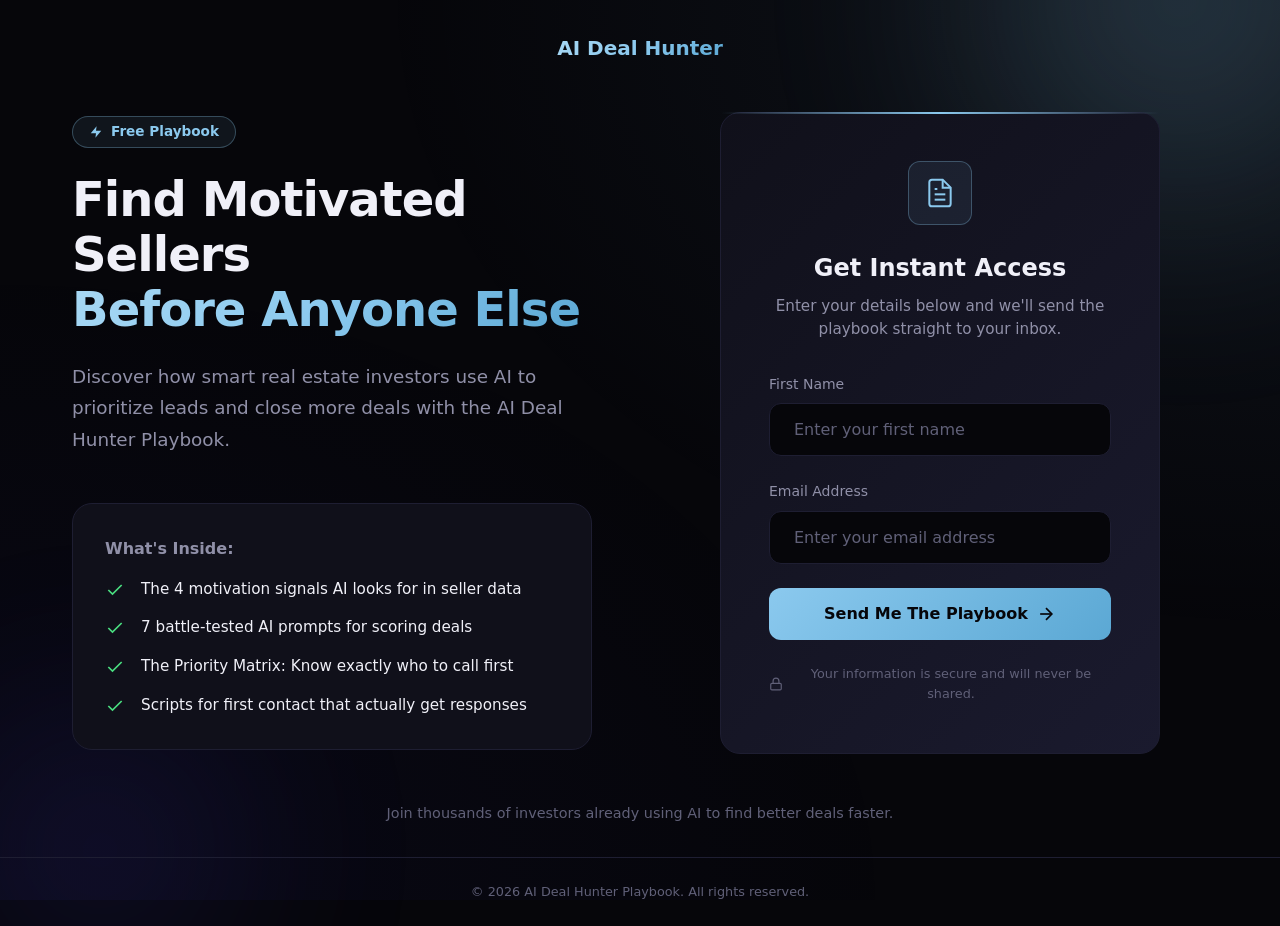
<file: aidealhunter/optin.html>
<!DOCTYPE html>
<html lang="en">
<head>
    <meta charset="UTF-8">
    <meta name="viewport" content="width=device-width, initial-scale=1.0">
    <meta name="robots" content="noindex, nofollow">
    <meta name="description" content="Get the AI Deal Hunter Playbook - Learn how smart real estate investors use AI to find and prioritize motivated sellers.">
    <title>Get Your Free AI Deal Hunter Playbook</title>
    <link rel="stylesheet" href="optin.css">
</head>
<body>
    <!-- Background Elements -->
    <div class="bg-gradient" aria-hidden="true"></div>
    <div class="bg-orb bg-orb--1" aria-hidden="true"></div>
    <div class="bg-orb bg-orb--2" aria-hidden="true"></div>

    <main class="container">
        <!-- Logo/Brand -->
        <div class="brand">
            <span class="brand__text">AI Deal Hunter</span>
        </div>

        <!-- Main Content -->
        <div class="content">
            <!-- Left Side: Copy -->
            <div class="copy">
                <span class="badge">
                    <svg width="14" height="14" viewBox="0 0 24 24" fill="currentColor" aria-hidden="true">
                        <polygon points="13 2 3 14 12 14 11 22 21 10 12 10 13 2"/>
                    </svg>
                    Free Playbook
                </span>

                <h1 class="headline">
                    Find Motivated Sellers<br>
                    <span class="headline--accent">Before Anyone Else</span>
                </h1>

                <p class="subheadline">
                    Discover how smart real estate investors use AI to prioritize leads and close more deals with the AI Deal Hunter Playbook.
                </p>

                <!-- What's Inside -->
                <div class="whats-inside">
                    <h2 class="whats-inside__title">What's Inside:</h2>
                    <ul class="benefit-list">
                        <li>
                            <svg width="20" height="20" viewBox="0 0 24 24" fill="none" stroke="currentColor" stroke-width="2">
                                <polyline points="20 6 9 17 4 12"></polyline>
                            </svg>
                            <span>The 4 motivation signals AI looks for in seller data</span>
                        </li>
                        <li>
                            <svg width="20" height="20" viewBox="0 0 24 24" fill="none" stroke="currentColor" stroke-width="2">
                                <polyline points="20 6 9 17 4 12"></polyline>
                            </svg>
                            <span>7 battle-tested AI prompts for scoring deals</span>
                        </li>
                        <li>
                            <svg width="20" height="20" viewBox="0 0 24 24" fill="none" stroke="currentColor" stroke-width="2">
                                <polyline points="20 6 9 17 4 12"></polyline>
                            </svg>
                            <span>The Priority Matrix: Know exactly who to call first</span>
                        </li>
                        <li>
                            <svg width="20" height="20" viewBox="0 0 24 24" fill="none" stroke="currentColor" stroke-width="2">
                                <polyline points="20 6 9 17 4 12"></polyline>
                            </svg>
                            <span>Scripts for first contact that actually get responses</span>
                        </li>
                    </ul>
                </div>
            </div>

            <!-- Right Side: Form Card -->
            <div class="form-card">
                <div class="form-card__glow"></div>
                <div class="form-card__content">
                    <div class="form-card__header">
                        <div class="form-card__icon">
                            <svg width="32" height="32" viewBox="0 0 24 24" fill="none" stroke="currentColor" stroke-width="1.5">
                                <path d="M14 2H6a2 2 0 0 0-2 2v16a2 2 0 0 0 2 2h12a2 2 0 0 0 2-2V8z"/>
                                <polyline points="14 2 14 8 20 8"/>
                                <line x1="16" y1="13" x2="8" y2="13"/>
                                <line x1="16" y1="17" x2="8" y2="17"/>
                                <polyline points="10 9 9 9 8 9"/>
                            </svg>
                        </div>
                        <h3 class="form-card__title">Get Instant Access</h3>
                        <p class="form-card__subtitle">Enter your details below and we'll send the playbook straight to your inbox.</p>
                    </div>

                    <form class="optin-form" id="optinForm" action="#" method="POST">
                        <div class="form-group">
                            <label for="firstName" class="form-label">First Name</label>
                            <input
                                type="text"
                                id="firstName"
                                name="firstName"
                                class="form-input"
                                placeholder="Enter your first name"
                                required
                                autocomplete="given-name"
                            >
                        </div>

                        <div class="form-group">
                            <label for="email" class="form-label">Email Address</label>
                            <input
                                type="email"
                                id="email"
                                name="email"
                                class="form-input"
                                placeholder="Enter your email address"
                                required
                                autocomplete="email"
                            >
                        </div>

                        <button type="submit" class="submit-btn">
                            <span>Send Me The Playbook</span>
                            <svg width="20" height="20" viewBox="0 0 24 24" fill="none" stroke="currentColor" stroke-width="2">
                                <line x1="5" y1="12" x2="19" y2="12"></line>
                                <polyline points="12 5 19 12 12 19"></polyline>
                            </svg>
                        </button>

                        <p class="form-disclaimer">
                            <svg width="14" height="14" viewBox="0 0 24 24" fill="none" stroke="currentColor" stroke-width="2">
                                <rect x="3" y="11" width="18" height="11" rx="2" ry="2"/>
                                <path d="M7 11V7a5 5 0 0 1 10 0v4"/>
                            </svg>
                            Your information is secure and will never be shared.
                        </p>
                    </form>
                </div>
            </div>
        </div>

        <!-- Social Proof / Trust -->
        <div class="trust-bar">
            <p>Join thousands of investors already using AI to find better deals faster.</p>
        </div>
    </main>

    <!-- Footer -->
    <footer class="footer">
        <p>&copy; 2026 AI Deal Hunter Playbook. All rights reserved.</p>
    </footer>

    <script src="optin.js"></script>
</body>
</html>
</file>
<file: aidealhunter/landing.css>
/* =====================================================
   AI Deal Hunter - Premium Landing Page
   ===================================================== */

/* CSS Variables */
:root {
    /* Colors - Deep Dark Theme */
    --color-bg: #06060a;
    --color-bg-elevated: #0c0c14;
    --color-bg-card: #10101a;
    --color-bg-card-hover: #14142a;
    --color-surface: #1a1a2e;
    --color-surface-light: #22223a;

    --color-border: #1e1e32;
    --color-border-light: #2a2a44;
    --color-border-accent: rgba(139, 201, 238, 0.3);

    --color-text: #f0f0f8;
    --color-text-secondary: #9090a8;
    --color-text-tertiary: #606078;
    --color-text-muted: #404058;

    --color-accent: #8bc9ee;
    --color-accent-dark: #5ba8d4;
    --color-accent-light: #a8d8f4;
    --color-accent-glow: rgba(139, 201, 238, 0.4);
    --color-accent-bg: rgba(139, 201, 238, 0.08);

    --color-success: #4ade80;
    --color-warning: #fbbf24;
    --color-danger: #f87171;

    /* Typography */
    --font-family: system-ui, -apple-system, "Segoe UI", Roboto, "Helvetica Neue", Arial, sans-serif;
    --font-mono: "SF Mono", Monaco, "Cascadia Code", monospace;

    /* Spacing */
    --space-xs: 0.25rem;
    --space-sm: 0.5rem;
    --space-md: 1rem;
    --space-lg: 1.5rem;
    --space-xl: 2rem;
    --space-2xl: 3rem;
    --space-3xl: 4rem;
    --space-4xl: 6rem;
    --space-5xl: 8rem;

    /* Layout */
    --container-max: 1280px;
    --container-narrow: 900px;

    /* Transitions */
    --ease-out: cubic-bezier(0.16, 1, 0.3, 1);
    --ease-in-out: cubic-bezier(0.65, 0, 0.35, 1);
    --duration-fast: 150ms;
    --duration-normal: 300ms;
    --duration-slow: 500ms;

    /* Shadows & Effects */
    --shadow-sm: 0 2px 8px rgba(0, 0, 0, 0.3);
    --shadow-md: 0 8px 24px rgba(0, 0, 0, 0.4);
    --shadow-lg: 0 16px 48px rgba(0, 0, 0, 0.5);
    --shadow-glow: 0 0 60px var(--color-accent-glow);

    /* Border Radius */
    --radius-sm: 6px;
    --radius-md: 12px;
    --radius-lg: 20px;
    --radius-xl: 28px;
    --radius-full: 9999px;
}

/* Reduced Motion */
@media (prefers-reduced-motion: reduce) {
    *, *::before, *::after {
        animation-duration: 0.01ms !important;
        animation-iteration-count: 1 !important;
        transition-duration: 0.01ms !important;
    }
}

/* Reset */
*, *::before, *::after {
    box-sizing: border-box;
    margin: 0;
    padding: 0;
}

html {
    scroll-behavior: smooth;
}

body {
    font-family: var(--font-family);
    font-size: 16px;
    line-height: 1.6;
    color: var(--color-text);
    background-color: var(--color-bg);
    -webkit-font-smoothing: antialiased;
    overflow-x: hidden;
}

img { max-width: 100%; height: auto; display: block; }
button { font-family: inherit; cursor: pointer; border: none; background: none; }
a { color: inherit; text-decoration: none; }

:focus-visible {
    outline: 2px solid var(--color-accent);
    outline-offset: 2px;
}

/* =====================================================
   Utilities
   ===================================================== */
.text-gradient {
    background: linear-gradient(135deg, var(--color-accent-light) 0%, var(--color-accent) 50%, var(--color-accent-dark) 100%);
    -webkit-background-clip: text;
    -webkit-text-fill-color: transparent;
    background-clip: text;
}

/* =====================================================
   Gradient Orbs Background
   ===================================================== */
.gradient-orbs {
    position: fixed;
    inset: 0;
    pointer-events: none;
    z-index: 0;
    overflow: hidden;
}

.orb {
    position: absolute;
    border-radius: 50%;
    filter: blur(100px);
    opacity: 0.4;
}

.orb--1 {
    width: 800px;
    height: 800px;
    background: radial-gradient(circle, var(--color-accent) 0%, transparent 70%);
    top: -400px;
    right: -200px;
    animation: orbFloat 20s ease-in-out infinite;
}

.orb--2 {
    width: 600px;
    height: 600px;
    background: radial-gradient(circle, #4f46e5 0%, transparent 70%);
    bottom: -200px;
    left: -200px;
    animation: orbFloat 25s ease-in-out infinite reverse;
}

.orb--3 {
    width: 500px;
    height: 500px;
    background: radial-gradient(circle, var(--color-accent-dark) 0%, transparent 70%);
    top: 50%;
    left: 50%;
    transform: translate(-50%, -50%);
    animation: orbPulse 15s ease-in-out infinite;
}

@keyframes orbFloat {
    0%, 100% { transform: translate(0, 0) scale(1); }
    50% { transform: translate(50px, 30px) scale(1.1); }
}

@keyframes orbPulse {
    0%, 100% { opacity: 0.2; transform: translate(-50%, -50%) scale(1); }
    50% { opacity: 0.4; transform: translate(-50%, -50%) scale(1.2); }
}

/* Section-specific ambient orbs */
.section-orb {
    position: absolute;
    border-radius: 50%;
    filter: blur(120px);
    pointer-events: none;
    z-index: 0;
}

/* Signals section orb */
.section-orb--signals {
    width: 500px;
    height: 500px;
    background: radial-gradient(circle, var(--color-accent) 0%, transparent 70%);
    top: 20%;
    right: -150px;
    opacity: 0.25;
    animation: orbFloat 18s ease-in-out infinite;
}

/* Prompts section orbs */
.section-orb--prompts-1 {
    width: 400px;
    height: 400px;
    background: radial-gradient(circle, #6366f1 0%, transparent 70%);
    top: 10%;
    left: -100px;
    opacity: 0.2;
    animation: orbFloat 22s ease-in-out infinite reverse;
}

.section-orb--prompts-2 {
    width: 350px;
    height: 350px;
    background: radial-gradient(circle, var(--color-accent-dark) 0%, transparent 70%);
    bottom: 10%;
    right: -80px;
    opacity: 0.25;
    animation: orbPulse 16s ease-in-out infinite;
}

/* Matrix section orb */
.section-orb--matrix {
    width: 600px;
    height: 600px;
    background: radial-gradient(circle, var(--color-accent) 0%, transparent 70%);
    top: 50%;
    left: 50%;
    transform: translate(-50%, -50%);
    opacity: 0.15;
    animation: orbPulse 20s ease-in-out infinite;
}

/* Scale section orb */
.section-orb--scale {
    width: 450px;
    height: 450px;
    background: radial-gradient(circle, #ef4444 0%, transparent 70%);
    bottom: 20%;
    left: -100px;
    opacity: 0.15;
    animation: orbFloat 25s ease-in-out infinite;
}

/* CTA section orbs */
.section-orb--cta-1 {
    width: 500px;
    height: 500px;
    background: radial-gradient(circle, var(--color-accent) 0%, transparent 70%);
    top: -150px;
    right: -100px;
    opacity: 0.3;
    animation: orbFloat 20s ease-in-out infinite;
}

.section-orb--cta-2 {
    width: 400px;
    height: 400px;
    background: radial-gradient(circle, #8b5cf6 0%, transparent 70%);
    bottom: -100px;
    left: -50px;
    opacity: 0.2;
    animation: orbFloat 24s ease-in-out infinite reverse;
}

/* =====================================================
   Navigation
   ===================================================== */
.nav {
    position: fixed;
    top: 0;
    left: 0;
    right: 0;
    z-index: 1000;
    display: flex;
    align-items: center;
    justify-content: space-between;
    padding: var(--space-md) var(--space-xl);
    background: rgba(6, 6, 10, 0.8);
    backdrop-filter: blur(20px);
    border-bottom: 1px solid var(--color-border);
    transition: transform 0.4s var(--ease-out), background 0.3s ease;
}

.nav.nav--hidden {
    transform: translateY(-100%);
}

.nav.nav--visible {
    transform: translateY(0);
}

.nav__logo {
    display: flex;
    align-items: center;
    gap: var(--space-sm);
}

.nav__logo-icon {
    stroke: var(--color-accent);
    flex-shrink: 0;
}

.nav__logo-text {
    font-weight: 700;
    font-size: 1.25rem;
    letter-spacing: -0.02em;
}

.nav__links {
    display: flex;
    gap: var(--space-xl);
}

.nav__links a {
    font-size: 0.875rem;
    color: var(--color-text-secondary);
    transition: color var(--duration-fast);
}

.nav__links a:hover {
    color: var(--color-text);
}

.nav__cta {
    padding: var(--space-sm) var(--space-lg);
    background: var(--color-accent);
    color: var(--color-bg);
    font-weight: 600;
    font-size: 0.875rem;
    border-radius: var(--radius-full);
    transition: all var(--duration-fast);
}

.nav__cta:hover {
    background: var(--color-accent-light);
    transform: translateY(-1px);
}

@media (max-width: 768px) {
    .nav__links { display: none; }
    .nav { padding: var(--space-md); }
    .nav__logo-text { font-size: 1rem; }
    .nav__cta {
        padding: var(--space-xs) var(--space-md);
        font-size: 0.8rem;
    }
}

/* =====================================================
   Buttons
   ===================================================== */
.btn {
    display: inline-flex;
    align-items: center;
    gap: var(--space-sm);
    padding: var(--space-md) var(--space-xl);
    font-weight: 600;
    font-size: 0.95rem;
    border-radius: var(--radius-full);
    transition: all var(--duration-normal) var(--ease-out);
}

.btn--primary {
    background: var(--color-accent);
    color: var(--color-bg);
}

.btn--primary:hover {
    background: var(--color-accent-light);
    transform: translateY(-2px);
    box-shadow: 0 8px 30px var(--color-accent-glow);
}

.btn--secondary {
    background: transparent;
    color: var(--color-text);
    border: 1px solid var(--color-border-light);
}

.btn--secondary:hover {
    background: var(--color-surface);
    border-color: var(--color-border-accent);
}

.btn--cta {
    padding: var(--space-lg) var(--space-2xl);
    background: linear-gradient(135deg, var(--color-accent) 0%, var(--color-accent-dark) 100%);
    color: var(--color-bg);
    font-size: 1.1rem;
    gap: var(--space-md);
}

.btn--cta:hover {
    transform: translateY(-3px);
    box-shadow: 0 12px 40px var(--color-accent-glow);
}

.btn--cta svg {
    transition: transform var(--duration-fast);
}

.btn--cta:hover svg {
    transform: scale(1.1);
}

/* =====================================================
   Hero Section
   ===================================================== */
.hero {
    position: relative;
    min-height: 100vh;
    display: flex;
    flex-direction: column;
    padding: calc(80px + var(--space-3xl)) var(--space-xl) var(--space-2xl);
    z-index: 1;
}

.hero__container {
    flex: 1;
    display: grid;
    grid-template-columns: 1fr 1fr;
    gap: var(--space-4xl);
    align-items: center;
    max-width: var(--container-max);
    margin: 0 auto;
    width: 100%;
}

.hero__badge {
    margin-bottom: var(--space-lg);
}

.badge {
    display: inline-flex;
    align-items: center;
    gap: var(--space-sm);
    padding: var(--space-xs) var(--space-md);
    background: var(--color-accent-bg);
    border: 1px solid var(--color-border-accent);
    border-radius: var(--radius-full);
    font-size: 0.8rem;
    font-weight: 500;
    color: var(--color-accent);
}

.badge svg {
    animation: pulse 2s ease-in-out infinite;
}

@keyframes pulse {
    0%, 100% { opacity: 1; }
    50% { opacity: 0.5; }
}

.hero__title {
    font-size: clamp(2.5rem, 5vw, 4rem);
    font-weight: 700;
    line-height: 1.1;
    letter-spacing: -0.02em;
    margin-bottom: var(--space-lg);
}

.hero__subtitle {
    font-size: 1.2rem;
    color: var(--color-text-secondary);
    max-width: 500px;
    margin-bottom: var(--space-xl);
}

.hero__actions {
    display: flex;
    gap: var(--space-md);
    flex-wrap: wrap;
}

/* Hero Dashboard Visual */
.hero__visual {
    position: relative;
    perspective: 1000px;
}

.hero__dashboard {
    transform: rotateY(-5deg) rotateX(5deg);
    transition: transform var(--duration-slow) var(--ease-out);
}

.hero__dashboard:hover {
    transform: rotateY(0) rotateX(0);
}

.dashboard {
    background: var(--color-bg-card);
    border: 1px solid var(--color-border);
    border-radius: var(--radius-lg);
    overflow: hidden;
    box-shadow: var(--shadow-lg), var(--shadow-glow);
}

.dashboard__header {
    display: flex;
    align-items: center;
    gap: var(--space-md);
    padding: var(--space-md) var(--space-lg);
    background: var(--color-bg-elevated);
    border-bottom: 1px solid var(--color-border);
}

.dashboard__dots {
    display: flex;
    gap: 6px;
}

.dashboard__dots span {
    width: 10px;
    height: 10px;
    border-radius: 50%;
    background: var(--color-surface-light);
}

.dashboard__dots span:first-child { background: #f87171; }
.dashboard__dots span:nth-child(2) { background: #fbbf24; }
.dashboard__dots span:last-child { background: #4ade80; }

.dashboard__title {
    font-size: 0.85rem;
    color: var(--color-text-tertiary);
}

.dashboard__content {
    padding: var(--space-xl);
}

.dashboard__metric--large {
    text-align: center;
    margin-bottom: var(--space-xl);
}

.dashboard__metric--large .metric__value {
    font-size: 4rem;
    font-weight: 700;
    line-height: 1;
}

.dashboard__metric--large .metric__label {
    display: block;
    font-size: 0.9rem;
    color: var(--color-text-secondary);
    margin-top: var(--space-sm);
}

.metric__bar {
    height: 8px;
    background: var(--color-surface);
    border-radius: var(--radius-full);
    margin-top: var(--space-md);
    overflow: hidden;
}

.metric__fill {
    height: 100%;
    background: linear-gradient(90deg, var(--color-accent-dark), var(--color-accent), var(--color-accent-light));
    border-radius: var(--radius-full);
    transition: width 1s var(--ease-out);
}

.dashboard__grid {
    display: grid;
    grid-template-columns: repeat(2, 1fr);
    gap: var(--space-md);
    margin-bottom: var(--space-lg);
}

.dashboard__metric {
    background: var(--color-surface);
    padding: var(--space-md);
    border-radius: var(--radius-md);
    text-align: center;
}

.metric__value {
    font-size: 1.5rem;
    font-weight: 700;
    display: block;
}

.metric__label {
    font-size: 0.75rem;
    color: var(--color-text-tertiary);
    display: block;
    margin-top: var(--space-xs);
}

.dashboard__action {
    text-align: center;
}

.status {
    display: inline-flex;
    align-items: center;
    padding: var(--space-sm) var(--space-lg);
    border-radius: var(--radius-full);
    font-size: 0.85rem;
    font-weight: 600;
}

.status--hot {
    background: rgba(139, 201, 238, 0.15);
    color: var(--color-accent);
    border: 1px solid var(--color-border-accent);
}

/* Scroll Indicator */
.hero__scroll {
    display: flex;
    flex-direction: column;
    align-items: center;
    gap: var(--space-sm);
    color: var(--color-text-tertiary);
    font-size: 0.8rem;
}

.scroll-indicator {
    width: 24px;
    height: 40px;
    border: 2px solid var(--color-border-light);
    border-radius: 12px;
    display: flex;
    justify-content: center;
    padding-top: 8px;
}

.scroll-indicator__dot {
    width: 4px;
    height: 8px;
    background: var(--color-accent);
    border-radius: 2px;
    animation: scrollDot 2s ease-in-out infinite;
}

@keyframes scrollDot {
    0%, 100% { transform: translateY(0); opacity: 1; }
    50% { transform: translateY(12px); opacity: 0.3; }
}

@media (max-width: 1024px) {
    .hero__container {
        grid-template-columns: 1fr;
        text-align: center;
    }

    .hero__subtitle {
        margin-left: auto;
        margin-right: auto;
    }

    .hero__actions {
        justify-content: center;
    }

    .hero__visual {
        max-width: 500px;
        margin: 0 auto;
    }

    .hero__dashboard {
        transform: none;
    }
}

@media (max-width: 640px) {
    .hero {
        padding: calc(70px + var(--space-xl)) var(--space-md) var(--space-xl);
    }

    .hero__title {
        font-size: 2rem;
    }

    .hero__subtitle {
        font-size: 1rem;
    }

    .hero__actions {
        flex-direction: column;
        align-items: center;
    }

    .btn {
        width: 100%;
        justify-content: center;
        padding: var(--space-md) var(--space-lg);
    }

    .dashboard__content {
        padding: var(--space-lg);
    }

    .dashboard__metric--large .metric__value {
        font-size: 3rem;
    }

    .dashboard__grid {
        gap: var(--space-sm);
    }

    .dashboard__metric {
        padding: var(--space-sm);
    }

    .metric__value {
        font-size: 1.25rem;
    }

    .hero__scroll {
        display: none;
    }
}

/* =====================================================
   Section Base
   ===================================================== */
.section {
    position: relative;
    padding: var(--space-5xl) var(--space-xl);
    z-index: 1;
    overflow: hidden;
}

.section__container {
    max-width: var(--container-max);
    margin: 0 auto;
}

.section__header {
    display: flex;
    align-items: center;
    gap: var(--space-md);
    margin-bottom: var(--space-3xl);
}

.section__number {
    font-size: clamp(4rem, 10vw, 8rem);
    font-weight: 800;
    line-height: 1;
    background: linear-gradient(180deg, var(--color-surface-light) 0%, transparent 100%);
    -webkit-background-clip: text;
    -webkit-text-fill-color: transparent;
    background-clip: text;
}

.section__label {
    font-size: 0.85rem;
    font-weight: 600;
    text-transform: uppercase;
    letter-spacing: 0.1em;
    color: var(--color-accent);
    padding: var(--space-xs) var(--space-md);
    background: var(--color-accent-bg);
    border: 1px solid var(--color-border-accent);
    border-radius: var(--radius-full);
}

.section__intro {
    max-width: 700px;
    margin-bottom: var(--space-4xl);
}

.section__title {
    font-size: clamp(2rem, 4vw, 3rem);
    font-weight: 700;
    line-height: 1.15;
    margin-bottom: var(--space-lg);
}

.section__subtitle {
    font-size: 1.1rem;
    color: var(--color-text-secondary);
    line-height: 1.7;
}

/* =====================================================
   Section 1: Problem
   ===================================================== */
.section--problem {
    background: linear-gradient(180deg, var(--color-bg) 0%, var(--color-bg-elevated) 100%);
}

.section__grid--problem {
    display: grid;
    grid-template-columns: 1fr 1.5fr;
    gap: var(--space-4xl);
    align-items: start;
}

.section__main .section__text {
    font-size: 1.2rem;
    color: var(--color-text-secondary);
    margin-top: var(--space-lg);
}

/* Bento Grid */
.bento-grid {
    display: grid;
    gap: var(--space-md);
}

.bento-grid--problem {
    grid-template-columns: repeat(2, 1fr);
    grid-template-rows: auto auto auto;
}

.bento-card {
    background: var(--color-bg-card);
    border: 1px solid var(--color-border);
    border-radius: var(--radius-lg);
    padding: var(--space-xl);
    transition: all var(--duration-normal) var(--ease-out);
}

.bento-card:hover {
    border-color: var(--color-border-light);
    transform: translateY(-2px);
}

.bento-card--stat {
    grid-column: 1;
    grid-row: 1;
}

.stat {
    display: flex;
    flex-direction: column;
    align-items: center;
    text-align: center;
}

.stat__icon {
    width: 48px;
    height: 48px;
    display: flex;
    align-items: center;
    justify-content: center;
    background: var(--color-accent-bg);
    border-radius: var(--radius-md);
    color: var(--color-accent);
    margin-bottom: var(--space-md);
}

.stat__value {
    font-size: 3rem;
    font-weight: 700;
    line-height: 1;
}

.stat__label {
    font-size: 0.9rem;
    color: var(--color-text-secondary);
    margin-top: var(--space-sm);
}

.bento-card--text {
    grid-column: 2;
    grid-row: 1;
    color: var(--color-text-secondary);
    line-height: 1.7;
}

.bento-card--highlight {
    grid-column: 1;
    grid-row: 2;
    background: linear-gradient(135deg, var(--color-accent-bg) 0%, transparent 100%);
    border-color: var(--color-border-accent);
}

.highlight-label {
    display: inline-block;
    font-size: 0.75rem;
    font-weight: 600;
    text-transform: uppercase;
    letter-spacing: 0.05em;
    color: var(--color-accent);
    margin-bottom: var(--space-sm);
}

.bento-card--dark {
    grid-column: 2;
    grid-row: 2 / 4;
    background: var(--color-surface);
}

.bento-card--dark h3 {
    font-size: 1.1rem;
    margin-bottom: var(--space-lg);
}

.check-list {
    list-style: none;
}

.check-list li {
    position: relative;
    padding-left: var(--space-xl);
    margin-bottom: var(--space-md);
    color: var(--color-text-secondary);
}

.check-list li::before {
    content: '';
    position: absolute;
    left: 0;
    top: 6px;
    width: 16px;
    height: 16px;
    border-radius: 50%;
}

.check-list--negative li::before {
    background: rgba(248, 113, 113, 0.2);
    border: 2px solid var(--color-danger);
}

/* Problem Result */
.problem-result {
    display: grid;
    grid-template-columns: 1fr 1fr;
    gap: var(--space-xl);
    margin-top: var(--space-4xl);
    padding: var(--space-2xl);
    background: var(--color-bg-card);
    border: 1px solid var(--color-border);
    border-radius: var(--radius-xl);
}

.problem-result__label {
    display: block;
    font-size: 0.75rem;
    font-weight: 600;
    text-transform: uppercase;
    letter-spacing: 0.1em;
    color: var(--color-danger);
    margin-bottom: var(--space-sm);
}

.problem-result__text {
    font-size: 1.1rem;
    color: var(--color-text-secondary);
}

.problem-result__solution {
    display: flex;
    align-items: center;
    padding-left: var(--space-xl);
    border-left: 2px solid var(--color-accent);
    font-size: 1.2rem;
    font-weight: 600;
}

@media (max-width: 1024px) {
    .section__grid--problem {
        grid-template-columns: 1fr;
    }

    .bento-grid--problem {
        grid-template-columns: 1fr;
    }

    .bento-card--stat,
    .bento-card--text,
    .bento-card--highlight,
    .bento-card--dark {
        grid-column: 1;
        grid-row: auto;
    }

    .problem-result {
        grid-template-columns: 1fr;
    }

    .problem-result__solution {
        padding-left: 0;
        padding-top: var(--space-lg);
        border-left: none;
        border-top: 2px solid var(--color-accent);
    }
}

@media (max-width: 640px) {
    .section {
        padding: var(--space-3xl) var(--space-md);
    }

    .bento-card {
        padding: var(--space-lg);
    }

    .stat__value {
        font-size: 2.5rem;
    }

    .problem-result {
        padding: var(--space-lg);
    }

    .problem-result__text {
        font-size: 1rem;
    }

    .problem-result__solution {
        font-size: 1rem;
    }
}

/* =====================================================
   Section 2: Signals
   ===================================================== */
.section--signals {
    background: var(--color-bg-elevated);
}

.signals-grid {
    display: grid;
    grid-template-columns: repeat(2, 1fr);
    gap: var(--space-lg);
}

.signal-card {
    position: relative;
    background: var(--color-bg-card);
    border: 1px solid var(--color-border);
    border-radius: var(--radius-xl);
    padding: var(--space-2xl);
    overflow: hidden;
    transition: all var(--duration-normal) var(--ease-out);
}

.signal-card:hover {
    border-color: var(--color-border-accent);
    transform: translateY(-4px);
    box-shadow: var(--shadow-lg);
}

.signal-card__number {
    position: absolute;
    top: var(--space-lg);
    right: var(--space-xl);
    font-size: 5rem;
    font-weight: 800;
    line-height: 1;
    background: linear-gradient(180deg, var(--color-surface) 0%, transparent 100%);
    -webkit-background-clip: text;
    -webkit-text-fill-color: transparent;
    background-clip: text;
}

.signal-card__content {
    position: relative;
    z-index: 1;
}

.signal-card__icon {
    width: 56px;
    height: 56px;
    display: flex;
    align-items: center;
    justify-content: center;
    background: var(--color-accent-bg);
    border: 1px solid var(--color-border-accent);
    border-radius: var(--radius-md);
    color: var(--color-accent);
    margin-bottom: var(--space-lg);
}

.signal-card__title {
    font-size: 1.25rem;
    font-weight: 600;
    margin-bottom: var(--space-sm);
}

.signal-card__desc {
    color: var(--color-text-secondary);
    margin-bottom: var(--space-lg);
    line-height: 1.6;
}

.signal-card__data {
    background: var(--color-surface);
    padding: var(--space-md);
    border-radius: var(--radius-md);
}

.data-label {
    display: block;
    font-size: 0.75rem;
    font-weight: 600;
    color: var(--color-accent);
    margin-bottom: var(--space-xs);
}

.signal-card__data p {
    font-size: 0.85rem;
    color: var(--color-text-secondary);
    line-height: 1.5;
}

@media (max-width: 768px) {
    .signals-grid {
        grid-template-columns: 1fr;
    }

    .signal-card {
        padding: var(--space-lg);
    }

    .signal-card__number {
        font-size: 3.5rem;
        top: var(--space-md);
        right: var(--space-md);
    }

    .signal-card__icon {
        width: 48px;
        height: 48px;
    }

    .signal-card__title {
        font-size: 1.1rem;
    }

    .signal-card__desc {
        font-size: 0.9rem;
    }

    .signal-card__data {
        padding: var(--space-sm);
    }

    .signal-card__data p {
        font-size: 0.8rem;
    }
}

/* =====================================================
   Section 3: Prompts
   ===================================================== */
.section--prompts {
    background: linear-gradient(180deg, var(--color-bg-elevated) 0%, var(--color-bg) 100%);
    overflow: hidden;
}

.prompts-carousel {
    position: relative;
    margin: 0 calc(-1 * var(--space-xl));
    padding: 0 var(--space-xl);
    overflow: hidden;
}

/* Edge fade masks */
.prompts-carousel::before,
.prompts-carousel::after {
    content: '';
    position: absolute;
    top: 0;
    bottom: 0;
    width: 120px;
    z-index: 10;
    pointer-events: none;
}

.prompts-carousel::before {
    left: 0;
    background: linear-gradient(to right, var(--color-bg-elevated) 0%, transparent 100%);
}

.prompts-carousel::after {
    right: 0;
    background: linear-gradient(to left, var(--color-bg-elevated) 0%, transparent 100%);
}

.prompts-track {
    display: flex;
    gap: var(--space-lg);
    transition: transform var(--duration-slow) var(--ease-out);
}

.prompt-slide {
    flex: 0 0 calc(50% - var(--space-md));
    min-width: 400px;
    transition: transform 0.4s var(--ease-out), opacity 0.4s var(--ease-out);
    opacity: 0.5;
    transform: scale(0.95);
    cursor: pointer;
}

.prompt-slide.active {
    opacity: 1;
    transform: scale(1);
    cursor: default;
}

.prompt-slide.adjacent {
    opacity: 0.7;
    transform: scale(0.97);
}

.prompt-card {
    background: var(--color-bg-card);
    border: 1px solid var(--color-border);
    border-radius: var(--radius-xl);
    overflow: hidden;
    height: 100%;
    transition: all var(--duration-normal) var(--ease-out);
}

.prompt-card:hover {
    border-color: var(--color-border-accent);
    box-shadow: var(--shadow-md);
}

.prompt-slide.active .prompt-card {
    border-color: var(--color-border-accent);
    box-shadow: var(--shadow-lg), 0 0 40px rgba(139, 201, 238, 0.15);
}

.prompt-card__header {
    display: flex;
    align-items: center;
    gap: var(--space-md);
    padding: var(--space-lg) var(--space-xl);
    background: var(--color-surface);
    border-bottom: 1px solid var(--color-border);
}

.prompt-card__num {
    font-size: 1.5rem;
    font-weight: 700;
    color: var(--color-accent);
    font-family: var(--font-mono);
}

.prompt-card__title {
    flex: 1;
    font-size: 1rem;
    font-weight: 600;
}

.copy-btn {
    display: flex;
    align-items: center;
    gap: var(--space-xs);
    padding: var(--space-sm) var(--space-md);
    background: var(--color-bg-card);
    border: 1px solid var(--color-border);
    border-radius: var(--radius-md);
    color: var(--color-text-secondary);
    font-size: 0.8rem;
    font-weight: 500;
    transition: all var(--duration-fast);
}

.copy-btn:hover {
    background: var(--color-accent-bg);
    border-color: var(--color-accent);
    color: var(--color-accent);
}

.copy-btn.copied {
    background: rgba(74, 222, 128, 0.1);
    border-color: var(--color-success);
    color: var(--color-success);
}

.prompt-card__body {
    padding: var(--space-xl);
}

.prompt-card__body > p {
    color: var(--color-text-secondary);
    margin-bottom: var(--space-lg);
    line-height: 1.6;
}

.prompt-card__inputs {
    display: flex;
    flex-wrap: wrap;
    gap: var(--space-sm);
    margin-bottom: var(--space-lg);
}

.prompt-card__inputs span {
    padding: var(--space-xs) var(--space-md);
    background: var(--color-surface);
    border-radius: var(--radius-full);
    font-size: 0.8rem;
    color: var(--color-text-tertiary);
}

.prompt-card__output {
    display: flex;
    align-items: center;
    gap: var(--space-sm);
    padding: var(--space-md);
    background: var(--color-accent-bg);
    border: 1px solid var(--color-border-accent);
    border-radius: var(--radius-md);
}

.output-label {
    font-size: 0.75rem;
    font-weight: 600;
    color: var(--color-accent);
}

.prompt-card__output span:last-child {
    font-size: 0.85rem;
    color: var(--color-text-secondary);
}

/* Prompts Navigation */
.prompts-nav {
    display: flex;
    align-items: center;
    justify-content: center;
    gap: var(--space-lg);
    margin-top: var(--space-2xl);
}

.prompts-nav__btn {
    width: 48px;
    height: 48px;
    display: flex;
    align-items: center;
    justify-content: center;
    background: var(--color-surface);
    border: 1px solid var(--color-border);
    border-radius: 50%;
    color: var(--color-text-secondary);
    transition: all var(--duration-fast);
}

.prompts-nav__btn:hover {
    background: var(--color-accent-bg);
    border-color: var(--color-accent);
    color: var(--color-accent);
}

/* Restart button state */
.prompts-nav__btn--next .icon-restart {
    display: none;
}

.prompts-nav__btn--next .icon-next {
    display: block;
}

.prompts-nav__btn--next.restart .icon-restart {
    display: block;
    color: var(--color-accent);
}

.prompts-nav__btn--next.restart .icon-next {
    display: none;
}

.prompts-nav__btn.restart {
    background: var(--color-accent-bg);
    border-color: var(--color-accent);
}

.prompts-nav__btn.restart:hover .icon-restart {
    animation: spin 0.5s var(--ease-out);
}

@keyframes spin {
    from { transform: rotate(0deg); }
    to { transform: rotate(-360deg); }
}

.prompts-nav__dots {
    display: flex;
    gap: var(--space-sm);
}

.prompts-nav__dots .dot {
    width: 8px;
    height: 8px;
    background: var(--color-surface-light);
    border-radius: 50%;
    cursor: pointer;
    transition: all var(--duration-fast);
}

.prompts-nav__dots .dot.active {
    width: 24px;
    background: var(--color-accent);
    border-radius: 4px;
}

@media (max-width: 768px) {
    .prompt-slide {
        flex: 0 0 calc(100% - var(--space-xl));
        min-width: 0;
    }

    .prompts-carousel::before,
    .prompts-carousel::after {
        width: 40px;
    }

    .prompt-card {
        position: relative;
    }

    .prompt-card__header {
        padding: var(--space-md);
        padding-right: calc(var(--space-md) + 70px);
        flex-wrap: wrap;
        gap: var(--space-sm);
    }

    .prompt-card__num {
        font-size: 1.25rem;
    }

    .prompt-card__title {
        font-size: 0.9rem;
        flex-basis: 100%;
        order: 3;
    }

    .copy-btn {
        position: absolute;
        top: var(--space-md);
        right: var(--space-md);
        padding: var(--space-xs) var(--space-sm);
        font-size: 0.75rem;
        z-index: 2;
    }

    .prompt-card__body {
        padding: var(--space-md);
    }

    .prompt-card__body > p {
        font-size: 0.9rem;
    }

    .prompt-card__inputs span {
        font-size: 0.7rem;
        padding: 2px var(--space-sm);
    }

    .prompt-card__output {
        padding: var(--space-sm);
        flex-wrap: wrap;
    }

    .prompts-nav {
        gap: var(--space-md);
    }

    .prompts-nav__btn {
        width: 40px;
        height: 40px;
    }
}

/* =====================================================
   Section 4: Matrix
   ===================================================== */
.section--matrix {
    background: var(--color-bg);
}

.matrix-visual {
    max-width: 900px;
    margin: 0 auto;
}

.matrix-grid {
    display: grid;
    grid-template-columns: auto 1fr 1fr;
    grid-template-rows: auto auto 1fr 1fr;
    gap: var(--space-md);
    position: relative;
}

/* X-axis labels (top) */
.matrix-axis-label--x-low {
    grid-column: 2;
    grid-row: 1;
    text-align: center;
    padding: var(--space-md);
}

.matrix-axis-label--x-high {
    grid-column: 3;
    grid-row: 1;
    text-align: center;
    padding: var(--space-md);
}

.matrix-axis-label--x-low span,
.matrix-axis-label--x-high span {
    font-size: 0.85rem;
    font-weight: 500;
}

.matrix-axis-label--x-low span {
    color: var(--color-text-tertiary);
}

.matrix-axis-label--x-high span {
    color: var(--color-accent);
}

/* Y-axis labels (left side) */
.matrix-axis-label--y-high {
    grid-column: 1;
    grid-row: 3;
    display: flex;
    align-items: center;
    justify-content: flex-end;
    padding-right: var(--space-lg);
}

.matrix-axis-label--y-low {
    grid-column: 1;
    grid-row: 4;
    display: flex;
    align-items: center;
    justify-content: flex-end;
    padding-right: var(--space-lg);
}

.matrix-axis-label--y-high span,
.matrix-axis-label--y-low span {
    writing-mode: vertical-rl;
    text-orientation: mixed;
    transform: rotate(180deg);
    font-size: 0.85rem;
    font-weight: 500;
    white-space: nowrap;
}

.matrix-axis-label--y-high span {
    color: var(--color-accent);
}

.matrix-axis-label--y-low span {
    color: var(--color-text-tertiary);
}

.matrix-cell {
    position: relative;
    padding: var(--space-xl);
    border-radius: var(--radius-lg);
    transition: all var(--duration-normal) var(--ease-out);
}

.matrix-cell__icon {
    width: 48px;
    height: 48px;
    display: flex;
    align-items: center;
    justify-content: center;
    border-radius: var(--radius-md);
    margin-bottom: var(--space-md);
}

.matrix-cell h4 {
    font-size: 1.1rem;
    margin-bottom: var(--space-sm);
}

.matrix-cell p {
    font-size: 0.9rem;
    color: var(--color-text-secondary);
    line-height: 1.5;
}

.matrix-cell--call {
    grid-column: 3;
    grid-row: 3;
    background: linear-gradient(135deg, rgba(139, 201, 238, 0.15) 0%, rgba(139, 201, 238, 0.05) 100%);
    border: 2px solid var(--color-accent);
    box-shadow: var(--shadow-glow);
}

.matrix-cell--call .matrix-cell__icon {
    background: var(--color-accent-bg);
    color: var(--color-accent);
}

.matrix-cell--call h4 {
    color: var(--color-accent);
}

.matrix-cell__badge {
    position: absolute;
    top: var(--space-md);
    right: var(--space-md);
    padding: var(--space-xs) var(--space-sm);
    background: var(--color-accent);
    color: var(--color-bg);
    font-size: 0.7rem;
    font-weight: 600;
    text-transform: uppercase;
    border-radius: var(--radius-sm);
}

.matrix-cell--monitor {
    grid-column: 2;
    grid-row: 3;
    background: var(--color-bg-card);
    border: 1px solid var(--color-border);
}

.matrix-cell--monitor .matrix-cell__icon {
    background: var(--color-surface);
    color: var(--color-text-tertiary);
}

.matrix-cell--discard {
    grid-column: 2;
    grid-row: 4;
    background: var(--color-bg-card);
    border: 1px dashed var(--color-border);
}

.matrix-cell--discard .matrix-cell__icon {
    background: var(--color-surface);
    color: var(--color-text-muted);
}

.matrix-cell--discard h4 {
    color: var(--color-text-tertiary);
}

.matrix-cell--nurture {
    grid-column: 3;
    grid-row: 4;
    background: rgba(139, 201, 238, 0.05);
    border: 1px solid rgba(139, 201, 238, 0.2);
}

.matrix-cell--nurture .matrix-cell__icon {
    background: var(--color-accent-bg);
    color: var(--color-accent);
}

@media (max-width: 768px) {
    .matrix-grid {
        grid-template-columns: 1fr;
        grid-template-rows: auto;
    }

    .matrix-axis-label--x-low,
    .matrix-axis-label--x-high,
    .matrix-axis-label--y-low,
    .matrix-axis-label--y-high {
        display: none;
    }

    .matrix-cell {
        grid-column: 1 !important;
        grid-row: auto !important;
        padding: var(--space-lg);
    }

    .matrix-cell--call { order: 1; }
    .matrix-cell--nurture { order: 2; }
    .matrix-cell--monitor { order: 3; }
    .matrix-cell--discard { order: 4; }

    .matrix-cell__icon {
        width: 40px;
        height: 40px;
    }

    .matrix-cell h4 {
        font-size: 1rem;
    }

    .matrix-cell p {
        font-size: 0.85rem;
    }

    .matrix-cell__badge {
        font-size: 0.6rem;
        padding: 2px 6px;
    }
}

/* =====================================================
   Section 5: Scale
   ===================================================== */
.section--scale {
    background: linear-gradient(180deg, var(--color-bg) 0%, var(--color-bg-elevated) 100%);
}

.scale-content {
    display: grid;
    grid-template-columns: 1fr 1fr;
    gap: var(--space-4xl);
    align-items: center;
    margin-bottom: var(--space-4xl);
}

.scale-text p {
    font-size: 1.1rem;
    color: var(--color-text-secondary);
    margin-top: var(--space-lg);
    line-height: 1.7;
}

.scale-chart {
    display: flex;
    align-items: flex-end;
    justify-content: space-between;
    height: 300px;
    padding: var(--space-xl);
    background: var(--color-bg-card);
    border: 1px solid var(--color-border);
    border-radius: var(--radius-lg);
}

.scale-chart__bar {
    display: flex;
    flex-direction: column;
    align-items: center;
    width: 60px;
    height: 100%;
    position: relative;
}

.bar-fill {
    width: 100%;
    background: linear-gradient(180deg, var(--color-accent) 0%, var(--color-accent-dark) 100%);
    border-radius: var(--radius-sm) var(--radius-sm) 0 0;
    margin-top: auto;
    height: 0 !important;
    transition: height 1s var(--ease-out);
}

.scale-chart.animated .bar-fill {
    height: var(--bar-height) !important;
}

.bar-label {
    position: absolute;
    bottom: -30px;
    font-size: 0.75rem;
    color: var(--color-text-tertiary);
    white-space: nowrap;
}

.bar-status {
    position: absolute;
    top: -30px;
    font-size: 0.7rem;
    font-weight: 600;
    padding: var(--space-xs) var(--space-sm);
    border-radius: var(--radius-sm);
    white-space: nowrap;
}

.bar-status--good {
    background: rgba(74, 222, 128, 0.15);
    color: var(--color-success);
}

.bar-status--warn {
    background: rgba(251, 191, 36, 0.15);
    color: var(--color-warning);
}

.bar-status--bad {
    background: rgba(248, 113, 113, 0.15);
    color: var(--color-danger);
}

.bar-status--impossible {
    background: rgba(248, 113, 113, 0.25);
    color: var(--color-danger);
}

/* Problems Grid */
.problems-grid {
    display: grid;
    grid-template-columns: repeat(4, 1fr);
    gap: var(--space-lg);
}

.problem-card {
    background: var(--color-bg-card);
    border: 1px solid var(--color-border);
    border-radius: var(--radius-lg);
    padding: var(--space-xl);
    text-align: center;
    transition: all var(--duration-normal) var(--ease-out);
}

.problem-card:hover {
    border-color: var(--color-border-light);
    transform: translateY(-2px);
}

.problem-card__icon {
    width: 56px;
    height: 56px;
    display: flex;
    align-items: center;
    justify-content: center;
    background: var(--color-surface);
    border-radius: var(--radius-md);
    color: var(--color-danger);
    margin: 0 auto var(--space-md);
}

.problem-card h4 {
    font-size: 1rem;
    margin-bottom: var(--space-sm);
}

.problem-card p {
    font-size: 0.9rem;
    color: var(--color-text-secondary);
    line-height: 1.5;
}

@media (max-width: 1024px) {
    .scale-content {
        grid-template-columns: 1fr;
    }

    .problems-grid {
        grid-template-columns: repeat(2, 1fr);
    }
}

@media (max-width: 768px) {
    .scale-chart {
        height: 280px;
        padding: var(--space-lg) var(--space-md);
        gap: var(--space-sm);
    }

    .scale-chart__bar {
        width: 50px;
    }

    .bar-label {
        font-size: 0.65rem;
        bottom: -28px;
    }

    .bar-status {
        font-size: 0.6rem;
        padding: 2px 6px;
        top: -26px;
    }
}

@media (max-width: 640px) {
    .problems-grid {
        grid-template-columns: 1fr;
    }

    .scale-chart {
        height: 240px;
        padding: var(--space-md);
        flex-wrap: nowrap;
        justify-content: space-around;
    }

    .scale-chart__bar {
        width: 40px;
        flex-shrink: 0;
    }

    .bar-label {
        font-size: 0.6rem;
        bottom: -24px;
    }

    .bar-status {
        font-size: 0.55rem;
        padding: 2px 4px;
        top: -22px;
    }

    .scale-text .section__title {
        font-size: 1.75rem;
    }

    .scale-text p {
        font-size: 1rem;
    }

    .problem-card {
        padding: var(--space-lg);
    }

    .problem-card__icon {
        width: 48px;
        height: 48px;
    }

    .problem-card h4 {
        font-size: 0.95rem;
    }

    .problem-card p {
        font-size: 0.85rem;
    }
}

/* =====================================================
   CTA Section
   ===================================================== */
.section--cta {
    background: var(--color-bg-elevated);
    padding: var(--space-4xl) var(--space-xl);
}

.cta-box {
    position: relative;
    display: grid;
    grid-template-columns: 1fr 1.2fr;
    gap: var(--space-4xl);
    align-items: center;
    padding: var(--space-4xl);
    background: linear-gradient(135deg, var(--color-bg-card) 0%, var(--color-surface) 100%);
    border: 1px solid var(--color-border);
    border-radius: var(--radius-xl);
    overflow: hidden;
}

.cta-box__glow {
    position: absolute;
    top: 0;
    left: 0;
    right: 0;
    height: 1px;
    background: linear-gradient(90deg, transparent, var(--color-accent), transparent);
}

.cta-box__badge {
    display: inline-flex;
    align-items: center;
    gap: var(--space-sm);
    padding: var(--space-xs) var(--space-md);
    background: var(--color-accent-bg);
    border: 1px solid var(--color-border-accent);
    border-radius: var(--radius-full);
    color: var(--color-accent);
    font-size: 0.8rem;
    font-weight: 600;
    margin-bottom: var(--space-lg);
}

.cta-box__badge svg {
    animation: pulse 2s ease-in-out infinite;
}

.cta-box__title {
    font-size: clamp(1.75rem, 3vw, 2.5rem);
    font-weight: 700;
    line-height: 1.2;
    margin-bottom: var(--space-lg);
}

.cta-box__text {
    font-size: 1.1rem;
    color: var(--color-text-secondary);
    line-height: 1.7;
    margin-bottom: var(--space-lg);
}

.cta-box__highlight {
    padding: var(--space-md) var(--space-lg);
    background: var(--color-accent-bg);
    border-left: 3px solid var(--color-accent);
    border-radius: 0 var(--radius-md) var(--radius-md) 0;
    margin-bottom: var(--space-xl);
}

.cta-box__highlight span {
    font-size: 1.1rem;
    font-weight: 500;
    color: var(--color-accent-light);
}

/* Video Player */
.cta-box__video {
    position: relative;
}

.video-player {
    position: relative;
}

.video-player__wrapper {
    position: relative;
    border-radius: var(--radius-lg);
    overflow: hidden;
    box-shadow: var(--shadow-lg), 0 0 60px rgba(139, 201, 238, 0.2);
    border: 1px solid var(--color-border-accent);
    background: var(--color-bg);
}

.video-player__wrapper wistia-player {
    display: block;
    border-radius: var(--radius-lg);
}

.video-player__note {
    display: flex;
    align-items: center;
    gap: var(--space-lg);
    margin-top: var(--space-lg);
    padding: var(--space-md) var(--space-lg);
    background: linear-gradient(135deg, rgba(139, 201, 238, 0.1) 0%, rgba(139, 201, 238, 0.05) 100%);
    border: 1px solid var(--color-border-accent);
    border-radius: var(--radius-md);
}

.video-player__note-icon {
    flex-shrink: 0;
    width: 48px;
    height: 48px;
    display: flex;
    align-items: center;
    justify-content: center;
    background: var(--color-accent-bg);
    border: 1px solid var(--color-border-accent);
    border-radius: 50%;
    color: var(--color-accent);
}

.video-player__note p {
    font-size: 0.95rem;
    color: var(--color-text-secondary);
    line-height: 1.6;
    text-align: left;
}

/* CTA Background Lightning Bolt */
.cta-bg-icon {
    position: absolute;
    bottom: -150px;
    right: -120px;
    z-index: 0;
    pointer-events: none;
    width: 500px;
    height: 500px;
    display: flex;
    align-items: center;
    justify-content: center;
}

.cta-bg-icon__ring {
    position: absolute;
    border-radius: 50%;
    border: 1px solid rgba(139, 201, 238, 0.15);
}

.cta-bg-icon__ring--1 {
    width: 100%;
    height: 100%;
    animation: bgRingPulse 5s ease-in-out infinite;
}

.cta-bg-icon__ring--2 {
    width: 80%;
    height: 80%;
    animation: bgRingPulse 5s ease-in-out infinite 0.5s;
}

.cta-bg-icon__ring--3 {
    width: 60%;
    height: 60%;
    animation: bgRingPulse 5s ease-in-out infinite 1s;
}

.cta-bg-icon__ring--4 {
    width: 45%;
    height: 45%;
    animation: bgRingPulse 5s ease-in-out infinite 1.5s;
}

@keyframes bgRingPulse {
    0%, 100% {
        opacity: 0.1;
        transform: scale(1);
    }
    50% {
        opacity: 0.25;
        transform: scale(1.03);
    }
}

.cta-bg-icon__circle {
    width: 280px;
    height: 280px;
    display: flex;
    align-items: center;
    justify-content: center;
    background: radial-gradient(circle, rgba(139, 201, 238, 0.08) 0%, transparent 70%);
    border: 1px solid rgba(139, 201, 238, 0.15);
    border-radius: 50%;
    color: var(--color-accent);
    opacity: 0.3;
    animation: bgIconGlow 4s ease-in-out infinite;
}

.cta-bg-icon__circle svg {
    opacity: 0.6;
}

@keyframes bgIconGlow {
    0%, 100% {
        box-shadow: 0 0 40px rgba(139, 201, 238, 0.1);
        opacity: 0.25;
    }
    50% {
        box-shadow: 0 0 80px rgba(139, 201, 238, 0.2), 0 0 120px rgba(139, 201, 238, 0.1);
        opacity: 0.35;
    }
}

/* CTA Visual */
.cta-box__visual {
    display: flex;
    align-items: center;
    justify-content: center;
}

.cta-visual {
    position: relative;
    width: 280px;
    height: 280px;
}

.cta-visual__ring {
    position: absolute;
    border-radius: 50%;
    border: 1px solid var(--color-border-accent);
}

.cta-visual__ring--1 {
    inset: 0;
    animation: ringPulse 4s ease-in-out infinite;
}

.cta-visual__ring--2 {
    inset: 40px;
    animation: ringPulse 4s ease-in-out infinite 1s;
}

.cta-visual__ring--3 {
    inset: 80px;
    animation: ringPulse 4s ease-in-out infinite 2s;
}

@keyframes ringPulse {
    0%, 100% { opacity: 0.3; transform: scale(1); }
    50% { opacity: 0.6; transform: scale(1.05); }
}

.cta-visual__center {
    position: absolute;
    top: 50%;
    left: 50%;
    transform: translate(-50%, -50%);
    width: 100px;
    height: 100px;
    display: flex;
    align-items: center;
    justify-content: center;
    background: var(--color-accent-bg);
    border: 1px solid var(--color-accent);
    border-radius: 50%;
    color: var(--color-accent);
    animation: centerGlow 3s ease-in-out infinite;
}

@keyframes centerGlow {
    0%, 100% { box-shadow: 0 0 20px var(--color-accent-glow); }
    50% { box-shadow: 0 0 40px var(--color-accent-glow), 0 0 60px var(--color-accent-glow); }
}

@media (max-width: 1024px) {
    .cta-box {
        grid-template-columns: 1fr;
        text-align: center;
    }

    .cta-box__highlight {
        border-left: none;
        border-top: 3px solid var(--color-accent);
        border-radius: 0 0 var(--radius-md) var(--radius-md);
    }

    .cta-box__video {
        order: 2;
    }

    .cta-box__visual {
        order: -1;
    }

    .cta-visual {
        width: 200px;
        height: 200px;
    }
}

@media (max-width: 768px) {
    .section--cta {
        padding: var(--space-2xl) var(--space-md);
    }

    .cta-box {
        padding: var(--space-xl);
        gap: var(--space-xl);
    }

    .cta-box__title {
        font-size: 1.5rem;
    }

    .cta-box__text {
        font-size: 1rem;
    }

    .cta-box__highlight {
        padding: var(--space-sm) var(--space-md);
    }

    .cta-box__highlight span {
        font-size: 0.95rem;
    }

    .video-player__note {
        flex-direction: column;
        text-align: center;
        gap: var(--space-md);
        padding: var(--space-md);
    }

    .video-player__note-icon {
        width: 40px;
        height: 40px;
    }

    .video-player__note p {
        font-size: 0.85rem;
        text-align: center;
    }

    .cta-bg-icon {
        width: 300px;
        height: 300px;
        bottom: -100px;
        right: -80px;
    }

    .cta-bg-icon__circle {
        width: 160px;
        height: 160px;
    }

    .cta-bg-icon__circle svg {
        width: 70px;
        height: 70px;
    }
}

/* =====================================================
   Footer
   ===================================================== */
.footer {
    padding: var(--space-xl);
    background: var(--color-bg);
    border-top: 1px solid var(--color-border);
}

.footer__container {
    max-width: var(--container-max);
    margin: 0 auto;
    display: flex;
    align-items: center;
    justify-content: space-between;
}

.footer__logo {
    display: flex;
    align-items: center;
    gap: var(--space-sm);
}

.footer__logo-text {
    font-size: 1.1rem;
    font-weight: 700;
    letter-spacing: -0.02em;
}

.footer__copy {
    font-size: 0.85rem;
    color: var(--color-text-tertiary);
}

@media (max-width: 640px) {
    .footer__container {
        flex-direction: column;
        gap: var(--space-md);
        text-align: center;
    }
}

/* =====================================================
   Toast
   ===================================================== */
.toast-container {
    position: fixed;
    bottom: calc(var(--space-xl) + 10px);
    left: 50%;
    transform: translateX(-50%);
    z-index: 2000;
    display: flex;
    flex-direction: column;
    gap: var(--space-sm);
    pointer-events: none;
}

.toast {
    display: flex;
    align-items: center;
    gap: var(--space-sm);
    padding: var(--space-md) var(--space-lg);
    background: var(--color-surface);
    border: 1px solid var(--color-border);
    border-radius: var(--radius-md);
    font-size: 0.9rem;
    box-shadow: var(--shadow-lg);
    animation: toastIn 0.3s var(--ease-out), toastOut 0.3s var(--ease-in-out) 2.7s forwards;
}

.toast svg {
    color: var(--color-success);
}

@keyframes toastIn {
    from { opacity: 0; transform: translateY(20px); }
    to { opacity: 1; transform: translateY(0); }
}

@keyframes toastOut {
    from { opacity: 1; transform: translateY(0); }
    to { opacity: 0; transform: translateY(-20px); }
}

/* =====================================================
   Animations
   ===================================================== */
.animate-in {
    opacity: 0;
    transform: translateY(20px);
    animation: fadeInUp 0.8s var(--ease-out) forwards;
}

.animate-delay-1 { animation-delay: 0.1s; }
.animate-delay-2 { animation-delay: 0.2s; }
.animate-delay-3 { animation-delay: 0.3s; }

@keyframes fadeInUp {
    to {
        opacity: 1;
        transform: translateY(0);
    }
}

.animate-on-scroll {
    opacity: 0;
    transform: translateY(30px);
    transition: opacity 0.6s var(--ease-out), transform 0.6s var(--ease-out);
}

.animate-on-scroll.visible {
    opacity: 1;
    transform: translateY(0);
}

/* =====================================================
   Progress Bar
   ===================================================== */
.progress-bar {
    position: fixed;
    bottom: 0;
    left: 0;
    right: 0;
    height: 6px;
    z-index: 1000;
    background: rgba(30, 30, 50, 0.6);
    backdrop-filter: blur(10px);
    -webkit-backdrop-filter: blur(10px);
    border-top: 1px solid rgba(139, 201, 238, 0.1);
    overflow: hidden;
}

.progress-bar__fill {
    height: 100%;
    width: 0%;
    background: linear-gradient(90deg,
        var(--color-accent-dark) 0%,
        var(--color-accent) 50%,
        var(--color-accent-light) 100%
    );
    box-shadow: 0 0 20px var(--color-accent-glow),
                0 0 40px rgba(139, 201, 238, 0.3);
    transition: width 0.1s linear;
    position: relative;
}

.progress-bar__fill::after {
    content: '';
    position: absolute;
    top: 0;
    right: 0;
    width: 100px;
    height: 100%;
    background: linear-gradient(90deg, transparent, rgba(255, 255, 255, 0.3), transparent);
    animation: progressShimmer 2s ease-in-out infinite;
}

@keyframes progressShimmer {
    0%, 100% { transform: translateX(-100px); }
    50% { transform: translateX(0); }
}

/* =====================================================
   Video Modal & Mobile Video Trigger
   ===================================================== */

/* Hide mobile video trigger on desktop, show desktop player */
.video-player--mobile {
    display: none;
}

.video-player--desktop {
    display: block;
}

/* Mobile: Show trigger button, hide inline player */
@media (max-width: 768px) {
    .video-player--desktop {
        display: none;
    }

    .video-player--mobile {
        display: block;
    }
}

/* Video Trigger Button */
.video-trigger-btn {
    display: flex;
    flex-direction: column;
    align-items: center;
    justify-content: center;
    gap: var(--space-md);
    width: 100%;
    padding: var(--space-3xl) var(--space-xl);
    background: linear-gradient(135deg, var(--color-bg-card) 0%, var(--color-surface) 100%);
    border: 2px solid var(--color-border-accent);
    border-radius: var(--radius-lg);
    color: var(--color-text);
    font-size: 1.1rem;
    font-weight: 600;
    cursor: pointer;
    transition: all var(--duration-normal) var(--ease-out);
    position: relative;
    overflow: hidden;
}

.video-trigger-btn::before {
    content: '';
    position: absolute;
    inset: 0;
    background: radial-gradient(circle at center, var(--color-accent-glow) 0%, transparent 70%);
    opacity: 0;
    transition: opacity var(--duration-normal);
}

.video-trigger-btn:hover::before {
    opacity: 0.3;
}

.video-trigger-btn:hover {
    border-color: var(--color-accent);
    transform: translateY(-2px);
    box-shadow: 0 8px 30px var(--color-accent-glow);
}

.video-trigger-btn__icon {
    width: 80px;
    height: 80px;
    display: flex;
    align-items: center;
    justify-content: center;
    background: var(--color-accent);
    border-radius: 50%;
    color: var(--color-bg);
    transition: all var(--duration-normal) var(--ease-out);
    box-shadow: 0 0 30px var(--color-accent-glow);
}

.video-trigger-btn:hover .video-trigger-btn__icon {
    transform: scale(1.1);
    box-shadow: 0 0 50px var(--color-accent-glow), 0 0 80px rgba(139, 201, 238, 0.3);
}

.video-trigger-btn__icon svg {
    margin-left: 4px; /* Optical centering for play icon */
}

/* Video Modal */
.video-modal {
    position: fixed;
    inset: 0;
    z-index: 9999;
    display: flex;
    align-items: center;
    justify-content: center;
    padding: var(--space-lg);
    opacity: 0;
    visibility: hidden;
    transition: opacity 0.3s var(--ease-out), visibility 0.3s;
}

.video-modal.active {
    opacity: 1;
    visibility: visible;
}

.video-modal__backdrop {
    position: absolute;
    inset: 0;
    background: rgba(6, 6, 10, 0.85);
    backdrop-filter: blur(12px);
    -webkit-backdrop-filter: blur(12px);
}

.video-modal__container {
    position: relative;
    width: 100%;
    max-width: 900px;
    max-height: 90vh;
    transform: scale(0.95) translateY(20px);
    transition: transform 0.3s var(--ease-out);
}

.video-modal.active .video-modal__container {
    transform: scale(1) translateY(0);
}

.video-modal__close {
    position: absolute;
    top: -50px;
    right: 0;
    width: 40px;
    height: 40px;
    display: flex;
    align-items: center;
    justify-content: center;
    background: var(--color-surface);
    border: 1px solid var(--color-border);
    border-radius: 50%;
    color: var(--color-text);
    cursor: pointer;
    transition: all var(--duration-fast);
    z-index: 10;
}

.video-modal__close:hover {
    background: var(--color-accent-bg);
    border-color: var(--color-accent);
    color: var(--color-accent);
}

.video-modal__content {
    border-radius: var(--radius-lg);
    overflow: hidden;
    box-shadow: var(--shadow-lg), 0 0 80px rgba(139, 201, 238, 0.3);
    border: 1px solid var(--color-border-accent);
    background: var(--color-bg);
}

.video-modal__content wistia-player {
    display: block;
}

/* Prevent body scroll when modal is open */
body.modal-open {
    overflow: hidden;
}
</file>
<file: aidealhunter/optin.css>
/* =====================================================
   AI Deal Hunter - Opt-in Landing Page
   Simple, clean design for easy GHL recreation
   ===================================================== */

/* CSS Variables */
:root {
    /* Colors - Deep Dark Theme */
    --color-bg: #06060a;
    --color-bg-elevated: #0c0c14;
    --color-bg-card: #10101a;
    --color-surface: #1a1a2e;
    --color-surface-light: #22223a;

    --color-border: #1e1e32;
    --color-border-light: #2a2a44;
    --color-border-accent: rgba(139, 201, 238, 0.3);

    --color-text: #f0f0f8;
    --color-text-secondary: #9090a8;
    --color-text-tertiary: #606078;

    --color-accent: #8bc9ee;
    --color-accent-dark: #5ba8d4;
    --color-accent-light: #a8d8f4;
    --color-accent-glow: rgba(139, 201, 238, 0.4);
    --color-accent-bg: rgba(139, 201, 238, 0.08);

    --color-success: #4ade80;

    /* Typography */
    --font-family: system-ui, -apple-system, "Segoe UI", Roboto, "Helvetica Neue", Arial, sans-serif;

    /* Spacing */
    --space-xs: 0.25rem;
    --space-sm: 0.5rem;
    --space-md: 1rem;
    --space-lg: 1.5rem;
    --space-xl: 2rem;
    --space-2xl: 3rem;
    --space-3xl: 4rem;

    /* Border Radius */
    --radius-sm: 6px;
    --radius-md: 12px;
    --radius-lg: 20px;
    --radius-full: 9999px;

    /* Transitions */
    --ease-out: cubic-bezier(0.16, 1, 0.3, 1);
    --duration-fast: 150ms;
    --duration-normal: 300ms;
}

/* Reset */
*, *::before, *::after {
    box-sizing: border-box;
    margin: 0;
    padding: 0;
}

html {
    scroll-behavior: smooth;
}

body {
    font-family: var(--font-family);
    font-size: 16px;
    line-height: 1.6;
    color: var(--color-text);
    background-color: var(--color-bg);
    min-height: 100vh;
    display: flex;
    flex-direction: column;
    -webkit-font-smoothing: antialiased;
    overflow-x: hidden;
}

/* =====================================================
   Background Elements
   ===================================================== */
.bg-gradient {
    position: fixed;
    inset: 0;
    background: radial-gradient(ellipse at top right, rgba(139, 201, 238, 0.08) 0%, transparent 50%),
                radial-gradient(ellipse at bottom left, rgba(79, 70, 229, 0.06) 0%, transparent 50%);
    pointer-events: none;
    z-index: 0;
}

.bg-orb {
    position: fixed;
    border-radius: 50%;
    filter: blur(100px);
    pointer-events: none;
    z-index: 0;
}

.bg-orb--1 {
    width: 600px;
    height: 600px;
    background: radial-gradient(circle, var(--color-accent) 0%, transparent 70%);
    top: -300px;
    right: -200px;
    opacity: 0.25;
    animation: orbFloat 20s ease-in-out infinite;
}

.bg-orb--2 {
    width: 400px;
    height: 400px;
    background: radial-gradient(circle, #4f46e5 0%, transparent 70%);
    bottom: -150px;
    left: -100px;
    opacity: 0.2;
    animation: orbFloat 25s ease-in-out infinite reverse;
}

@keyframes orbFloat {
    0%, 100% { transform: translate(0, 0) scale(1); }
    50% { transform: translate(30px, 20px) scale(1.05); }
}

/* =====================================================
   Container
   ===================================================== */
.container {
    position: relative;
    z-index: 1;
    flex: 1;
    display: flex;
    flex-direction: column;
    max-width: 1200px;
    margin: 0 auto;
    padding: var(--space-xl);
    width: 100%;
}

/* =====================================================
   Brand
   ===================================================== */
.brand {
    text-align: center;
    margin-bottom: var(--space-2xl);
}

.brand__text {
    font-size: 1.25rem;
    font-weight: 700;
    background: linear-gradient(135deg, var(--color-accent-light) 0%, var(--color-accent) 50%, var(--color-accent-dark) 100%);
    -webkit-background-clip: text;
    -webkit-text-fill-color: transparent;
    background-clip: text;
}

/* =====================================================
   Main Content Grid
   ===================================================== */
.content {
    display: grid;
    grid-template-columns: 1fr 1fr;
    gap: var(--space-3xl);
    align-items: center;
    flex: 1;
}

/* =====================================================
   Left Side: Copy
   ===================================================== */
.copy {
    max-width: 520px;
}

.badge {
    display: inline-flex;
    align-items: center;
    gap: var(--space-sm);
    padding: var(--space-xs) var(--space-md);
    background: var(--color-accent-bg);
    border: 1px solid var(--color-border-accent);
    border-radius: var(--radius-full);
    font-size: 0.85rem;
    font-weight: 600;
    color: var(--color-accent);
    margin-bottom: var(--space-lg);
}

.badge svg {
    animation: pulse 2s ease-in-out infinite;
}

@keyframes pulse {
    0%, 100% { opacity: 1; }
    50% { opacity: 0.5; }
}

.headline {
    font-size: clamp(2rem, 4vw, 3rem);
    font-weight: 700;
    line-height: 1.15;
    letter-spacing: -0.02em;
    margin-bottom: var(--space-lg);
}

.headline--accent {
    background: linear-gradient(135deg, var(--color-accent-light) 0%, var(--color-accent) 50%, var(--color-accent-dark) 100%);
    -webkit-background-clip: text;
    -webkit-text-fill-color: transparent;
    background-clip: text;
}

.subheadline {
    font-size: 1.15rem;
    color: var(--color-text-secondary);
    line-height: 1.7;
    margin-bottom: var(--space-2xl);
}

/* What's Inside */
.whats-inside {
    background: var(--color-bg-card);
    border: 1px solid var(--color-border);
    border-radius: var(--radius-lg);
    padding: var(--space-xl);
}

.whats-inside__title {
    font-size: 1rem;
    font-weight: 600;
    color: var(--color-text-secondary);
    margin-bottom: var(--space-md);
}

.benefit-list {
    list-style: none;
    display: flex;
    flex-direction: column;
    gap: var(--space-md);
}

.benefit-list li {
    display: flex;
    align-items: flex-start;
    gap: var(--space-md);
}

.benefit-list svg {
    flex-shrink: 0;
    color: var(--color-success);
    margin-top: 2px;
}

.benefit-list span {
    color: var(--color-text);
    font-size: 0.95rem;
    line-height: 1.5;
}

/* =====================================================
   Right Side: Form Card
   ===================================================== */
.form-card {
    position: relative;
    max-width: 440px;
    justify-self: center;
    width: 100%;
}

.form-card__glow {
    position: absolute;
    top: 0;
    left: 0;
    right: 0;
    height: 2px;
    background: linear-gradient(90deg, transparent, var(--color-accent), transparent);
    border-radius: var(--radius-lg) var(--radius-lg) 0 0;
}

.form-card__content {
    background: linear-gradient(135deg, var(--color-bg-card) 0%, var(--color-surface) 100%);
    border: 1px solid var(--color-border);
    border-radius: var(--radius-lg);
    padding: var(--space-2xl);
}

.form-card__header {
    text-align: center;
    margin-bottom: var(--space-xl);
}

.form-card__icon {
    width: 64px;
    height: 64px;
    display: flex;
    align-items: center;
    justify-content: center;
    background: var(--color-accent-bg);
    border: 1px solid var(--color-border-accent);
    border-radius: var(--radius-md);
    color: var(--color-accent);
    margin: 0 auto var(--space-lg);
}

.form-card__title {
    font-size: 1.5rem;
    font-weight: 700;
    margin-bottom: var(--space-sm);
}

.form-card__subtitle {
    font-size: 0.95rem;
    color: var(--color-text-secondary);
    line-height: 1.5;
}

/* =====================================================
   Form Styles
   ===================================================== */
.optin-form {
    display: flex;
    flex-direction: column;
    gap: var(--space-lg);
}

.form-group {
    display: flex;
    flex-direction: column;
    gap: var(--space-sm);
}

.form-label {
    font-size: 0.875rem;
    font-weight: 500;
    color: var(--color-text-secondary);
}

.form-input {
    width: 100%;
    padding: var(--space-md) var(--space-lg);
    background: var(--color-bg);
    border: 1px solid var(--color-border);
    border-radius: var(--radius-md);
    color: var(--color-text);
    font-size: 1rem;
    font-family: inherit;
    transition: all var(--duration-fast);
}

.form-input::placeholder {
    color: var(--color-text-tertiary);
}

.form-input:focus {
    outline: none;
    border-color: var(--color-accent);
    box-shadow: 0 0 0 3px var(--color-accent-bg);
}

.form-input:hover:not(:focus) {
    border-color: var(--color-border-light);
}

/* Submit Button */
.submit-btn {
    display: flex;
    align-items: center;
    justify-content: center;
    gap: var(--space-sm);
    width: 100%;
    padding: var(--space-md) var(--space-xl);
    background: linear-gradient(135deg, var(--color-accent) 0%, var(--color-accent-dark) 100%);
    border: none;
    border-radius: var(--radius-md);
    color: var(--color-bg);
    font-size: 1rem;
    font-weight: 600;
    font-family: inherit;
    cursor: pointer;
    transition: all var(--duration-normal) var(--ease-out);
}

.submit-btn:hover {
    transform: translateY(-2px);
    box-shadow: 0 8px 30px var(--color-accent-glow);
}

.submit-btn:active {
    transform: translateY(0);
}

.submit-btn svg {
    transition: transform var(--duration-fast);
}

.submit-btn:hover svg {
    transform: translateX(4px);
}

/* Form Disclaimer */
.form-disclaimer {
    display: flex;
    align-items: center;
    justify-content: center;
    gap: var(--space-sm);
    font-size: 0.8rem;
    color: var(--color-text-tertiary);
    text-align: center;
}

.form-disclaimer svg {
    flex-shrink: 0;
}

/* =====================================================
   Trust Bar
   ===================================================== */
.trust-bar {
    text-align: center;
    padding-top: var(--space-2xl);
    margin-top: auto;
}

.trust-bar p {
    font-size: 0.9rem;
    color: var(--color-text-tertiary);
}

/* =====================================================
   Footer
   ===================================================== */
.footer {
    position: relative;
    z-index: 1;
    padding: var(--space-lg) var(--space-xl);
    text-align: center;
    border-top: 1px solid var(--color-border);
}

.footer p {
    font-size: 0.8rem;
    color: var(--color-text-tertiary);
}

/* =====================================================
   Responsive Design
   ===================================================== */
@media (max-width: 900px) {
    .content {
        grid-template-columns: 1fr;
        gap: var(--space-2xl);
    }

    .copy {
        max-width: 100%;
        text-align: center;
    }

    .whats-inside {
        text-align: left;
    }

    .form-card {
        max-width: 100%;
    }
}

@media (max-width: 640px) {
    .container {
        padding: var(--space-lg);
    }

    .headline {
        font-size: 1.75rem;
    }

    .subheadline {
        font-size: 1rem;
    }

    .whats-inside {
        padding: var(--space-lg);
    }

    .form-card__content {
        padding: var(--space-xl);
    }

    .form-card__title {
        font-size: 1.25rem;
    }

    .form-input {
        padding: var(--space-md);
    }

    .submit-btn {
        padding: var(--space-md);
    }
}

/* =====================================================
   Focus States for Accessibility
   ===================================================== */
:focus-visible {
    outline: 2px solid var(--color-accent);
    outline-offset: 2px;
}

/* =====================================================
   Reduced Motion
   ===================================================== */
@media (prefers-reduced-motion: reduce) {
    *, *::before, *::after {
        animation-duration: 0.01ms !important;
        animation-iteration-count: 1 !important;
        transition-duration: 0.01ms !important;
    }
}
</file>
